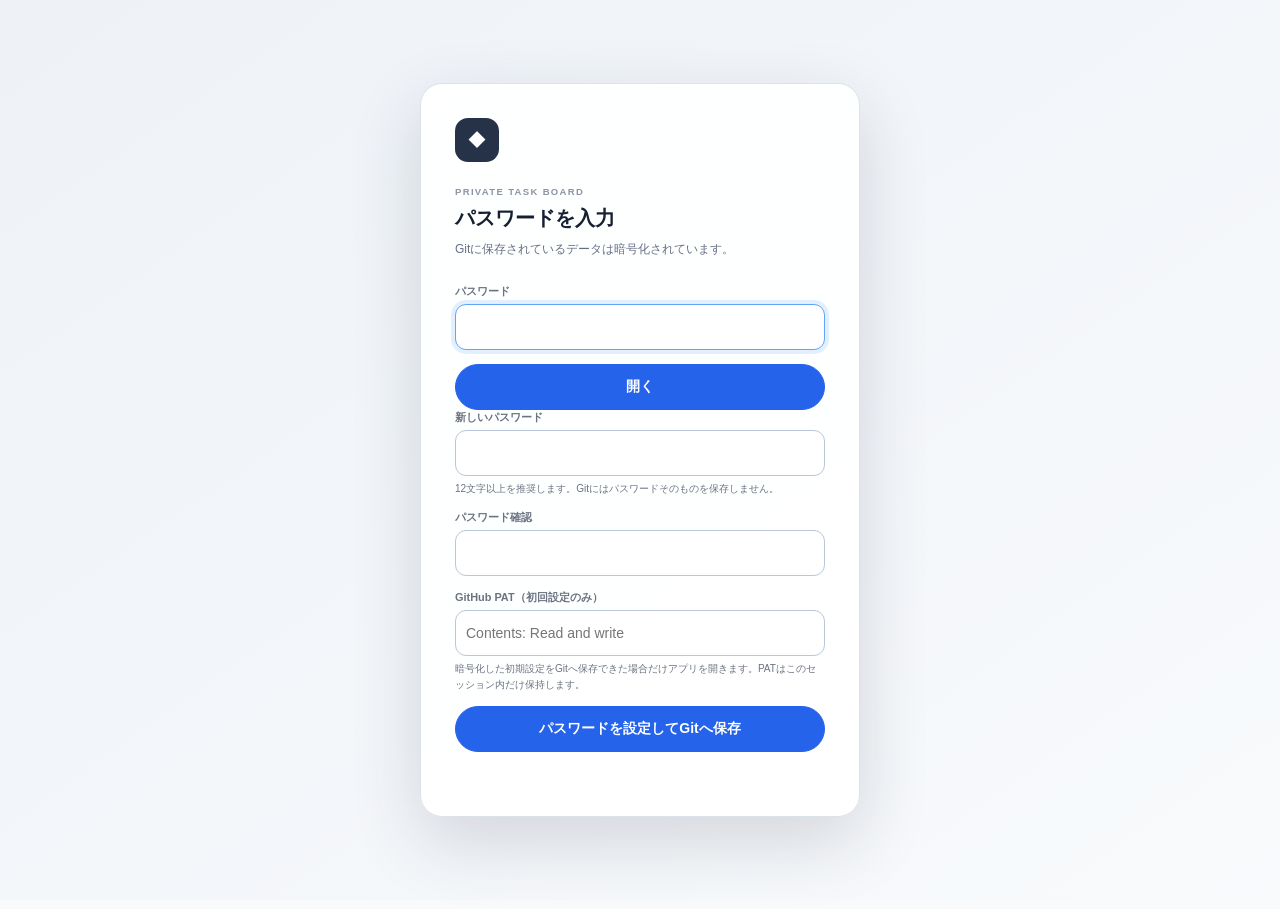
<file: index.html>
<!DOCTYPE html>

<html lang="ja">
<head>
<meta charset="utf-8"/>
<meta content="width=device-width, initial-scale=1.0" name="viewport"/>
<meta content="noindex,nofollow,noarchive,noimageindex,nosnippet" name="robots"/>
<meta content="noindex,nofollow,noarchive,noimageindex,nosnippet" name="googlebot"/>
<meta content="noindex,nofollow,noarchive,noimageindex,nosnippet" name="bingbot"/>
<meta content="no-referrer" name="referrer"/>
<title>タスク管理表＆カレンダーUI</title>
<link href="./task.css" rel="stylesheet"/>
</head>
<body class="is-auth-locked">
<div class="auth-gate" id="authGate" aria-live="polite">
  <section class="auth-card" aria-labelledby="authTitle">
    <div class="auth-mark" aria-hidden="true">◆</div>
    <div class="auth-copy">
      <span class="auth-kicker">PRIVATE TASK BOARD</span>
      <h1 id="authTitle">パスワードを入力</h1>
      <p id="authDescription">保存データは暗号化されています。パスワードはGitやブラウザ保存領域には保存しません。</p>
    </div>
    <form class="auth-form" id="authUnlockForm">
      <div class="field">
        <label for="authPassword">パスワード</label>
        <input class="input auth-password-input" id="authPassword" type="password" autocomplete="current-password" required/>
      </div>
      <button class="btn btn-primary auth-submit" type="submit">開く</button>
    </form>
    <form class="auth-form" id="authSetupForm" hidden>
      <div class="field">
        <label for="authNewPassword">新しいパスワード</label>
        <input class="input auth-password-input" id="authNewPassword" type="password" autocomplete="new-password" minlength="12" required/>
        <span class="field-help">12文字以上を推奨します。Gitにはパスワードそのものを保存しません。</span>
      </div>
      <div class="field">
        <label for="authNewPasswordConfirm">パスワード確認</label>
        <input class="input auth-password-input" id="authNewPasswordConfirm" type="password" autocomplete="new-password" minlength="12" required/>
      </div>
      <div class="field">
        <label for="authSetupToken">GitHub PAT（初回設定のみ）</label>
        <input class="input auth-password-input" id="authSetupToken" type="password" autocomplete="off" required placeholder="Contents: Read and write"/>
        <span class="field-help">暗号化した初期設定をGitへ保存できた場合だけアプリを開きます。PATはこのセッション内だけ保持します。</span>
      </div>
      <button class="btn btn-primary auth-submit" type="submit">パスワードを設定してGitへ保存</button>
    </form>
    <p class="auth-message" id="authMessage"></p>
  </section>
</div>
<div class="app">
<nav aria-label="タスク管理表示切り替え" class="page-tabs" role="tablist">
<button class="utility-square-button page-menu-memo-button" id="todayMemoToggle" type="button" aria-controls="todayMemoPanel" aria-expanded="false" title="今日やることメモ">
<span aria-hidden="true">📝</span>
<span class="sr-only">今日やることメモ</span>
</button>
<button aria-controls="panelCalendar" aria-selected="true" class="page-tab is-active" data-page-tab="calendar" id="tabCalendar" role="tab" type="button">
<span class="page-tab-label">タスク・カレンダー</span>
</button>
<button aria-controls="panelSchedule" aria-selected="false" class="page-tab" data-page-tab="schedule" id="tabSchedule" role="tab" type="button">
<span class="page-tab-label">企画タスク一覧</span>
</button>
<button aria-controls="panelTimer" aria-selected="false" class="page-tab" data-page-tab="timer" id="tabTimer" role="tab" type="button">
<span class="page-tab-label">作業タイマー</span>
</button>
<button aria-controls="panelWishlist" aria-selected="false" class="page-tab" data-page-tab="wishlist" id="tabWishlist" role="tab" type="button"><span class="page-tab-label">やりたいことリスト</span></button><button aria-controls="panelHousehold" aria-selected="false" class="page-tab" data-page-tab="household" id="tabHousehold" role="tab" type="button"><span class="page-tab-label">家計簿</span></button><button aria-controls="panelCsv" aria-selected="false" class="page-tab" data-page-tab="csv" id="tabCsv" role="tab" type="button"><span class="page-tab-label">CSVデータ取込</span></button>
</nav>
<section aria-labelledby="tabCalendar" class="page-tab-panel is-active" data-page-panel="calendar" id="panelCalendar" role="tabpanel">
<main class="layout">
<section aria-label="カレンダー予定表" class="calendar-panel">
<div class="calendar-toolbar">
<div class="month-nav">
<button aria-label="前月" class="btn btn-square" id="prevMonth" type="button">‹</button>
<div class="current-month" id="currentMonth"></div>
<button aria-label="翌月" class="btn btn-square" id="nextMonth" type="button">›</button>
<button class="btn" id="todayBtn" type="button">今日</button>
</div>
<div class="calendar-toolbar-actions">
<button class="btn calendar-sync-button" id="iphoneCalendarSync" type="button">
              iPhoneカレンダーに同期
            </button>
<div aria-label="優先度で絞り込み" class="legend">
<button aria-pressed="false" class="legend-item legend-button" data-priority-filter="high" type="button"><i class="dot high"></i>優先度 高</button>
<button aria-pressed="false" class="legend-item legend-button" data-priority-filter="middle" type="button"><i class="dot middle"></i>優先度 中</button>
<button aria-pressed="false" class="legend-item legend-button" data-priority-filter="low" type="button"><i class="dot low"></i>優先度 低</button>
<button class="legend-clear-button" hidden="" id="priorityFilterClear" type="button">すべて表示</button>
</div>
<div aria-label="現在日時" class="clock-widget">
<span id="clockText"></span>
</div>
</div>
</div>
<div class="calendar-scroll">
<div aria-hidden="true" class="weekdays">
<div class="weekday">月</div><div class="weekday">火</div><div class="weekday">水</div><div class="weekday">木</div><div class="weekday">金</div><div class="weekday sat">土</div><div class="weekday sun">日</div>
</div>
<div class="calendar-grid" id="calendarGrid"></div>
</div>
</section>
<aside aria-label="タスク管理表" class="side-panel">
<div class="panel-head"><div class="panel-title"><strong>未配置タスク</strong></div><span class="chip todo" id="backlogCount">0件</span></div>
<form class="task-form" id="taskForm">
<div class="field"><label for="taskTitle">タスク名 / 予定名</label><input class="input" id="taskTitle" placeholder="例：商品ページ修正" required="" type="text"/></div>
<div class="field">
<label for="taskProject">タスク種別</label>
<select class="select" id="taskProject"><option value="">未設定</option></select>
</div>
<div class="form-row task-form-row task-form-row--three">
<div class="field"><label for="taskDate">日付</label><input class="input" id="taskDate" type="date"/></div>
<div class="field"><label for="taskPriority">優先度</label><select class="select" id="taskPriority"><option value="high">高</option><option selected="" value="middle">中</option><option value="low">低</option></select></div>
<div class="field"><label for="taskDuration">使用予定時間</label><select aria-label="使用予定時間" class="select" id="taskDuration"></select></div>
</div>
<div class="field"><label for="taskMemo">メモ</label><textarea class="textarea" id="taskMemo" placeholder="任意メモ"></textarea></div>
<button class="btn btn-primary" type="submit">＋ タスクを追加</button>
</form>
<details aria-label="休日設定" class="holiday-section">
<summary class="holiday-section-head"><span class="holiday-heading"><strong>休日設定</strong><span class="holiday-note">複数日をまとめて赤丸表示</span></span><span aria-hidden="true" class="holiday-accordion-icon"></span></summary>
<div class="holiday-section-body">
<form class="holiday-form" id="holidayForm">
<div class="field"><label for="holidayDates">休日の日付</label><textarea class="textarea holiday-dates" id="holidayDates" placeholder="例：
2026-07-18
2026-07-19
2026-07-25" required=""></textarea><span class="field-help">1行に1日、またはカンマ・スペース区切りで複数の日付を入力できます。</span></div>
<button class="btn btn-holiday" type="submit">＋ 休日をまとめて追加</button>
</form>
<div aria-label="登録済み休日" class="holiday-list" id="holidayList"></div>
</div>
</details>
<div class="backlog-wrap"><div aria-label="未配置タスクリスト" class="backlog-list drop-zone" data-date="" id="backlogList"></div></div>
</aside>
<aside aria-label="企画タスク" class="project-task-side-panel"><div class="project-task-panel-head"><div><strong>企画タスク</strong><span>タスク種別として使用</span></div></div><form class="project-task-form" id="projectTaskForm">
<div class="field"><label for="projectTaskTitle">企画タスク名</label><input class="input" id="projectTaskTitle" placeholder="例：9月キャンペーン" required="" type="text"/></div>
<div class="field"><label for="projectTaskDeadline">締切日</label><input class="input" id="projectTaskDeadline" type="date"/></div>
<div class="field"><label for="projectTaskTotalHours">全体合計時間</label><div class="hours-input-wrap"><input class="input" id="projectTaskTotalHours" inputmode="decimal" min="0.5" placeholder="例：20" required="" step="0.5" type="number"/><span>時間</span></div></div>
<button class="btn btn-primary" type="submit">＋ 企画タスクを追加</button>
</form><div class="project-task-list-head"><strong>企画タスク一覧</strong><span class="chip todo" id="projectTaskCount">0件</span></div><div class="project-task-list project-task-list--panel" id="projectTaskList"></div></aside></main>
</section>
<section aria-labelledby="tabSchedule" class="page-tab-panel" data-page-panel="schedule" hidden="" id="panelSchedule" role="tabpanel">
<div class="task-list-layout">
<section aria-label="企画タスク一覧と時間配分スケジュール" class="schedule-panel">
<div class="schedule-toolbar">
<div class="schedule-toolbar-meta"><button class="btn" id="scheduleTodayBtn" type="button">今日</button></div>
</div>
<div class="schedule-table-wrap" id="scheduleTableWrap">
<table aria-label="企画タスクの時間配分表" class="schedule-table" id="scheduleTable">
<thead id="scheduleTableHead"></thead>
<tbody id="scheduleTableBody"></tbody>
</table>
</div>
</section>
<aside aria-label="企画タスク一覧" class="task-list-side-panel">
<div class="task-list-side-head">
<div>
<strong>企画タスク一覧</strong>
<span>クリックですぐ編集</span>
</div>
<span class="chip todo" id="scheduleTaskListCount">0件</span>
</div>
<div class="task-list-side-body" id="scheduleTaskListSide"></div>
</aside>
</div>
</section><section aria-labelledby="tabWishlist" class="page-tab-panel" data-page-panel="wishlist" hidden="" id="panelWishlist" role="tabpanel"><div class="wishlist-tab-layout"><section aria-label="やりたいことリスト" class="side-panel wishlist-tab-panel"><div class="panel-head wishlist-tab-head"><div class="panel-title"><strong>やりたいことリスト</strong></div><span class="chip todo" id="wishlistCount">0件</span></div><div class="wishlist-body">
<div class="wishlist-workspace"><div class="wishlist-input-column"><div class="wishlist-input-head"><strong>入力</strong></div><form class="wishlist-form" id="wishlistForm">
<div class="field">
<label for="wishlistTitle">やりたいこと</label>
<input class="input" id="wishlistTitle" placeholder="例：新しい特集ページを作る" required="" type="text"/>
</div><div class="field"><label for="wishlistType">種別</label><select class="select" id="wishlistType"><option value="item">Item</option><option selected="" value="task">Task</option><option value="travel">Travel</option></select></div>
<div class="wishlist-form-grid"><div class="field"><label for="wishlistBudget">予算</label><div class="amount-input-wrap"><input class="input" id="wishlistBudget" inputmode="numeric" min="0" placeholder="例：5000" step="1" type="number"/><span>円</span></div></div></div><div class="field"><label for="wishlistMemo">メモ</label><textarea class="textarea" id="wishlistMemo" placeholder="場所・購入候補・補足など"></textarea></div><button class="btn btn-primary" type="submit">＋ リストに追加</button>
</form></div><div class="wishlist-lists-stack"><div class="wishlist-bulk-actions" id="wishlistBulkActions">
<label class="wishlist-select-all">
<input id="wishlistSelectAll" type="checkbox"/>
<span>すべて選択</span>
</label>
<button class="btn wishlist-bulk-delete" disabled="" id="wishlistBulkDelete" type="button">
              選択項目を削除
            </button>
</div><div class="wishlist-column">
<div class="wishlist-section-head"><strong>未完了リスト</strong><span class="chip todo" id="wishlistActiveCount">0件</span></div>

<div class="wishlist-active-type-grid"><div class="wishlist-type-column"><div class="wishlist-type-head"><strong>Item</strong><span class="chip" id="wishlistItemCount">0件</span></div><div aria-label="未完了のItem一覧" class="wishlist-list" id="wishlistItemList"></div></div><div class="wishlist-type-column"><div class="wishlist-type-head"><strong>Task</strong><span class="chip" id="wishlistTaskCount">0件</span></div><div aria-label="未完了のTask一覧" class="wishlist-list" id="wishlistTaskList"></div></div><div class="wishlist-type-column"><div class="wishlist-type-head"><strong>Travel</strong><span class="chip" id="wishlistTravelCount">0件</span></div><div aria-label="未完了のTravel一覧" class="wishlist-list" id="wishlistTravelList"></div></div></div></div><div class="wishlist-column">
<div class="wishlist-section-head wishlist-completed-head"><strong>完了リスト</strong><span class="chip" id="wishlistCompletedCount">0件</span></div>
<div class="wishlist-active-type-grid wishlist-completed-type-grid"><div class="wishlist-type-column"><div class="wishlist-type-head"><strong>Item</strong><span class="chip" id="wishlistCompletedItemCount">0件</span></div><div aria-label="完了したItem一覧" class="wishlist-list wishlist-completed-list" id="wishlistCompletedItemList"></div></div><div class="wishlist-type-column"><div class="wishlist-type-head"><strong>Task</strong><span class="chip" id="wishlistCompletedTaskCount">0件</span></div><div aria-label="完了したTask一覧" class="wishlist-list wishlist-completed-list" id="wishlistCompletedTaskList"></div></div><div class="wishlist-type-column"><div class="wishlist-type-head"><strong>Travel</strong><span class="chip" id="wishlistCompletedTravelCount">0件</span></div><div aria-label="完了したTravel一覧" class="wishlist-list wishlist-completed-list" id="wishlistCompletedTravelList"></div></div></div>
</div></div></div></div></section></div></section>
<section aria-labelledby="tabHousehold" class="page-tab-panel" data-page-panel="household" hidden="" id="panelHousehold" role="tabpanel">
<div class="household-layout">
<section aria-label="家計簿" class="household-panel">
<div class="household-toolbar">
<div class="household-title-wrap">
<strong>家計簿</strong>
<span>収入・支出を月ごとに管理</span>
</div>
<div class="household-month-nav">
<label for="householdMonth">表示月</label>
<input class="input household-month-input" id="householdMonth" type="month"/>
<button class="btn" id="householdTodayMonth" type="button">今月</button>
</div>
</div>
<div aria-label="月間集計" class="household-summary">
<div class="household-summary-card expense"><span>支出</span><strong id="householdExpenseTotal">¥0</strong></div>
<div class="household-summary-card income"><span>収入</span><strong id="householdIncomeTotal">¥0</strong></div>
<div class="household-summary-card balance"><span>収支</span><strong id="householdBalanceTotal">¥0</strong></div>
</div>
<div class="household-main-grid"><section aria-label="家計簿明細" class="household-details-column"><div class="household-list-head"><strong>明細</strong><span class="chip" id="householdEntryCount">0件</span></div><div class="household-entry-columns">
<section aria-label="支出明細" class="household-entry-column expense-column">
<div class="household-column-head"><strong>支出</strong><span class="chip" id="householdExpenseCount">0件</span></div>
<div class="household-list" id="householdExpenseList"></div>
</section>
<section aria-label="収入明細" class="household-entry-column income-column">
<div class="household-column-head"><strong>収入</strong><span class="chip" id="householdIncomeCount">0件</span></div>
<div class="household-list" id="householdIncomeList"></div>
</section>
</div></section><section aria-label="家計簿入力" class="household-input-column"><div class="household-input-head"><strong>入力</strong></div><form class="household-form" id="householdForm">
<div class="household-form-grid">
<div class="field"><label for="householdDate">日付</label><input class="input" id="householdDate" required="" type="date"/></div>
<div class="field"><label for="householdType">区分</label><select class="select" id="householdType"><option selected="" value="expense">支出</option><option value="income">収入</option></select></div>
<div class="field"><label for="householdCategory">カテゴリ</label><select class="select" id="householdCategory"></select></div>
<div class="field"><label for="householdAmount">金額</label><div class="amount-input-wrap"><input class="input" id="householdAmount" inputmode="numeric" min="1" placeholder="例：1500" required="" step="1" type="number"/><span>円</span></div></div>
</div>
<div class="field"><label for="householdMemo">メモ</label><input class="input" id="householdMemo" placeholder="例：スーパー / ランチ / 給与など" type="text"/></div>
<button class="btn btn-primary" type="submit">＋ 家計簿に追加</button>
</form><section aria-label="毎月繰り返し支出" class="household-recurring-section">
<div class="household-recurring-head"><div><strong>毎月繰り返し支出</strong><span>固定費などを毎月の支出へ自動反映</span></div><span class="chip" id="householdRecurringCount">0件</span></div>
<form class="household-recurring-form" id="householdRecurringForm">
<div class="household-recurring-form-grid">
<div class="field"><label for="householdRecurringDay">毎月の日付</label><div class="day-input-wrap"><input class="input" id="householdRecurringDay" inputmode="numeric" max="31" min="1" required="" step="1" type="number" value="1"/><span>日</span></div></div>
<div class="field"><label for="householdRecurringCategory">カテゴリ</label><select class="select" id="householdRecurringCategory"></select></div>
<div class="field"><label for="householdRecurringAmount">金額</label><div class="amount-input-wrap"><input class="input" id="householdRecurringAmount" inputmode="numeric" min="1" placeholder="例：8000" required="" step="1" type="number"/><span>円</span></div></div>
<div class="field"><label for="householdRecurringMemo">メモ</label><input class="input" id="householdRecurringMemo" placeholder="例：サブスク / 家賃など" type="text"/></div>
</div>
<button class="btn btn-primary" type="submit">＋ 繰り返し支出を追加</button>
</form>
<div class="household-recurring-table-wrap">
<table class="household-recurring-table">
<thead><tr><th>毎月</th><th>カテゴリ</th><th>金額</th><th>メモ</th><th></th></tr></thead>
<tbody id="householdRecurringList"></tbody>
</table>
</div>
</section></section></div>
</section>
</div>
</section>
<section aria-labelledby="tabCsv" class="page-tab-panel csv-page-panel" data-page-panel="csv" hidden="" id="panelCsv" role="tabpanel">
<div class="csv-tab-layout">
<section class="csv-import-panel csv-import-panel--tab">
<div class="csv-import-head">
<div>
<strong>CSVデータ取込</strong>
<span>内容を確認してから反映します</span>
</div>
</div>
<div class="csv-settings-grid">
<section class="git-sync-panel" aria-label="Git同期設定">
<div class="git-sync-head"><div><strong>Git同期</strong><span>更新データをリポジトリの data/app-state.enc.json に暗号化して保存</span></div><span class="git-sync-status" id="gitSyncStatus">未接続</span></div>
<div class="git-sync-grid">
<div class="field"><label for="gitOwner">Owner</label><input class="input" id="gitOwner" type="text" placeholder="GitHubユーザー名"/></div>
<div class="field"><label for="gitRepo">Repository</label><input class="input" id="gitRepo" type="text" placeholder="リポジトリ名"/></div>
<div class="field"><label for="gitBranch">Branch</label><input class="input" id="gitBranch" type="text" value="main"/></div>
<div class="field"><label for="gitDataPath">Data path</label><input class="input" id="gitDataPath" type="text" value="data/app-state.enc.json"/></div>
</div>
<div class="field"><label for="gitToken">Fine-grained PAT</label><input class="input" id="gitToken" type="password" autocomplete="off" placeholder="Contents: Read and write のトークン"/><span class="field-help">PATはサイトパスワードで暗号化してこのブラウザに保存します。次回以降はパスワード入力だけでGit同期できます。</span></div>
<div class="git-sync-actions">
<label class="git-auto-save"><input id="gitAutoSave" type="checkbox" checked/><span>更新時に自動でGitへ保存</span></label>
<button class="btn" id="gitTestBtn" type="button">接続確認</button>
<button class="btn" id="gitPullBtn" type="button">Gitから再読込</button>
<button class="btn btn-primary" id="gitPushBtn" type="button">今すぐGitへ保存</button>
</div>
<div class="git-sync-message" id="gitSyncMessage"></div>
</section>
<form class="csv-import-form csv-import-form--side" id="csvImportForm">
<div class="field csv-type-field">
<label for="csvImportType">データ種別</label>
<select class="select" id="csvImportType">
<option value="all">全データ一括</option>
<option value="holidays">休日</option>
<option value="projects">企画タスク</option>
<option value="tasks">予定・タスク</option>
<option value="wishlist">やりたいことリスト</option>
<option value="household">家計簿</option>
<option value="recurring">毎月繰り返し支出</option>
</select>
</div>
<div class="field csv-file-field">
<label for="csvImportFile">CSVファイル</label>
<input accept=".csv,text/csv" class="input" id="csvImportFile" required="" type="file"/>
</div>
<button class="btn btn-primary" type="submit">内容を確認</button>
<div class="csv-bulk-actions">
<button class="btn csv-export-all" id="csvExportAll" type="button">全データCSVを書き出す</button>
<span>休日・企画タスク・予定・やりたいこと・家計簿を1ファイルにまとめます。</span>
</div>
<div aria-live="polite" class="csv-import-result" id="csvImportResult"></div>
</form>
</div>
</section>
<aside aria-hidden="true" aria-labelledby="csvPreviewTitle" class="csv-preview-modal" id="csvPreviewModal">
<section class="csv-preview-dialog" role="region">
<div class="csv-preview-head">
<div>
<h2 id="csvPreviewTitle">CSV取込内容の確認</h2>
<span>内容を確認して「反映する」または「反映しない」を選択してください。</span>
</div>
<button aria-label="確認画面を閉じる" class="csv-preview-close" data-csv-preview-close="" type="button">×</button>
</div>
<div class="csv-preview-summary" id="csvPreviewSummary"></div>
<div class="csv-preview-table-wrap">
<table class="csv-preview-table">
<thead id="csvPreviewTableHead"></thead>
<tbody id="csvPreviewTableBody"></tbody>
</table>
</div>
<div class="csv-preview-messages" id="csvPreviewMessages"></div>
<div class="csv-preview-footer">
<button class="btn" id="csvPreviewCancel" type="button">反映しない</button>
<button class="btn btn-primary" id="csvPreviewApply" type="button">反映する</button>
</div>
</section>
</aside>
</div>
</section>
<section aria-labelledby="tabTimer" class="page-tab-panel work-timer-page-panel" data-page-panel="timer" hidden id="panelTimer" role="tabpanel">
<div class="work-timer-layout">
<section aria-label="作業タイマー" class="work-timer-panel">
<div class="work-timer-head">
<div>
<strong>作業タイマー</strong>
<span>タスクの総作業時間をポモドーロで管理</span>
</div>
<span class="work-timer-state-badge" id="workTimerStateBadge">停止中</span>
</div>
<div class="work-timer-content">
<div class="work-timer-side">
<section class="work-timer-card work-timer-task-card">
<div class="work-timer-card-head"><strong>対象タスク</strong><span>総時間を指定</span></div>
<div class="field">
<label for="workTimerTask">タスク</label>
<select class="select" id="workTimerTask"><option value="">タスクを選択してください</option></select>
</div>
<div class="field">
<label for="workTimerTotalMinutes">総作業時間</label>
<select class="select" id="workTimerTotalMinutes"></select>
<span class="field-help">選択したタスクの「使用予定時間」を初期値として反映します。</span>
</div>
<button class="btn btn-primary work-timer-apply" id="workTimerApply" type="button">この内容でタイマーを設定</button>
<div aria-live="polite" class="work-timer-message" id="workTimerMessage"></div>
</section>
<section class="work-timer-card work-timer-settings-card">
<div class="work-timer-card-head"><strong>ポモドーロ設定</strong><span>初期設定</span></div>
<div class="pomodoro-setting-grid work-timer-setting-grid">
<label>集中<input id="pomodoroFocusMinutes" max="180" min="1" step="1" type="number" value="25"><span>分</span></label>
<label>短休憩<input id="pomodoroShortMinutes" max="60" min="1" step="1" type="number" value="5"><span>分</span></label>
<label>長休憩<input id="pomodoroLongMinutes" max="120" min="1" step="1" type="number" value="15"><span>分</span></label>
<label>長休憩まで<input id="pomodoroSessions" max="12" min="1" step="1" type="number" value="4"><span>回</span></label>
</div>
<label class="pomodoro-toggle"><input id="pomodoroAutoAdvance" type="checkbox"><span>次のセッションを自動開始</span></label>
<label class="pomodoro-toggle"><input checked id="pomodoroSound" type="checkbox"><span>完了時に音を鳴らす</span></label>
<label class="pomodoro-toggle"><input id="pomodoroNotify" type="checkbox"><span>ブラウザ通知を使用</span></label>
</section>
</div>
<div class="work-timer-main">
<section class="work-timer-total-card">
<div class="work-timer-total-head">
<div><span>総タイマー</span><strong id="workTimerActiveTask">タスク未設定</strong></div>
<span id="workTimerTotalLabel">-- / --</span>
</div>
<div aria-live="polite" class="work-timer-total-time" id="workTimerTotalTime">00:00:00</div>
<div aria-hidden="true" class="work-timer-progress"><i id="workTimerProgressBar"></i></div>
<div class="work-timer-total-foot"><span>集中時間のみ総タイマーから減算します</span><strong id="workTimerProgressText">0%</strong></div>
</section>
<section class="work-timer-pomodoro-card" id="pomodoroPanel">
<div aria-label="タイマーモード" class="pomodoro-mode-tabs">
<button class="pomodoro-mode is-active" data-pomodoro-mode="focus" type="button">集中</button>
<button class="pomodoro-mode" data-pomodoro-mode="short" type="button">短休憩</button>
<button class="pomodoro-mode" data-pomodoro-mode="long" type="button">長休憩</button>
</div>
<div class="pomodoro-main">
<div class="pomodoro-phase" id="pomodoroPhase">集中</div>
<div aria-live="polite" class="pomodoro-time" id="pomodoroTime">25:00</div>
<div class="pomodoro-cycle-wrap">
<span>セット</span>
<div aria-label="長休憩までの進捗" class="pomodoro-cycle" id="pomodoroCycle"></div>
<span id="pomodoroCycleText">0 / 4</span>
</div>
<div class="pomodoro-controls">
<button class="btn btn-primary pomodoro-start" id="pomodoroStart" type="button">開始</button>
<button class="btn pomodoro-reset" id="pomodoroReset" type="button">リセット</button>
</div>
</div>
<div aria-label="今日の作業実績" class="pomodoro-stats">
<div><span>今日の完了</span><strong id="pomodoroTodayCount">0</strong><small>回</small></div>
<div><span>集中時間</span><strong id="pomodoroTodayMinutes">0</strong><small>分</small></div>
</div>
</section>
</div>
</div>
</section>
</div>
</section>
</div>

<section class="today-memo-panel" id="todayMemoPanel" aria-hidden="true" aria-labelledby="todayMemoHeading">
  <div class="today-memo-head">
    <div>
      <span class="today-memo-kicker" id="todayMemoDate"></span>
      <h2 id="todayMemoHeading">今日やることメモ</h2>
    </div>
    <button class="today-memo-close" id="todayMemoClose" type="button" aria-label="今日やることメモを閉じる">×</button>
  </div>
  <form class="today-memo-form" id="todayMemoForm">
    <input class="input" id="todayMemoInput" type="text" placeholder="今日やることを直接入力" autocomplete="off"/>
    <button class="btn btn-primary" type="submit">追加</button>
  </form>
  <div class="today-memo-body">
    <section class="today-memo-main" aria-label="今日やること">
      <div class="today-memo-section-head">
        <strong>今日やること</strong>
        <span class="chip todo" id="todayMemoCount">0件</span>
      </div>
      <div class="today-memo-dropzone" id="todayMemoDropzone" tabindex="0">
        <div class="today-memo-drop-hint" id="todayMemoDropHint">未完了リストからここへドラッグ＆ドロップ</div>
        <div class="today-memo-list" id="todayMemoList"></div>
      </div>
    </section>
    <section class="today-memo-source" aria-label="未完了リストから引用">
      <div class="today-memo-section-head">
        <strong>未完了から引用</strong>
        <span class="today-memo-source-note">ドラッグして追加</span>
      </div>
      <div class="today-memo-source-list" id="todayMemoSourceList"></div>
    </section>
  </div>
</section>
<div aria-live="polite" class="toast" id="toast" role="status"></div>
<div aria-hidden="true" class="task-detail-modal" id="taskDetailModal">
<div class="task-detail-overlay" data-detail-close=""></div>
<section aria-labelledby="taskDetailTitle" aria-modal="true" class="task-detail-dialog" role="dialog">
<div class="task-detail-head"><h2 class="task-detail-title" id="taskDetailTitle"></h2><button aria-label="詳細を閉じる" class="task-detail-close" data-detail-close="" type="button">×</button></div>
<div class="task-detail-body"><dl class="task-detail-list"><div class="task-detail-row"><dt>日付</dt><dd id="taskDetailDate"></dd></div><div class="task-detail-row"><dt>優先度</dt><dd id="taskDetailPriority"></dd></div><div class="task-detail-row"><dt>使用予定時間</dt><dd id="taskDetailDuration"></dd></div><div class="task-detail-row task-detail-memo-row"><dt>メモ</dt><dd id="taskDetailMemo"></dd></div></dl></div>
<div class="task-detail-footer"><button class="btn" id="taskDetailEdit" type="button">編集</button><button class="btn" data-detail-close="" type="button">閉じる</button></div>
</section>
</div>
<div aria-hidden="true" class="task-edit-modal" id="taskEditModal">
<div class="task-edit-overlay" data-edit-close=""></div>
<section aria-labelledby="taskEditHeading" aria-modal="true" class="task-edit-dialog" role="dialog">
<div class="task-edit-head">
<h2 class="task-edit-heading" id="taskEditHeading">タスクを編集</h2>
<button aria-label="編集画面を閉じる" class="task-edit-close" data-edit-close="" type="button">×</button>
</div>
<form class="task-edit-form" id="taskEditForm">
<div class="field"><label for="editTaskTitle">タスク名 / 予定名</label><input class="input" id="editTaskTitle" required="" type="text"/></div>
<div class="field">
<label for="editTaskProject">タスク種別</label>
<select class="select" id="editTaskProject"><option value="">未設定</option></select>
</div>
<div class="form-row task-form-row task-form-row--three">
<div class="field"><label for="editTaskDate">日付</label><input class="input" id="editTaskDate" type="date"/></div>
<div class="field"><label for="editTaskPriority">優先度</label><select class="select" id="editTaskPriority"><option value="high">高</option><option value="middle">中</option><option value="low">低</option></select></div>
<div class="field"><label for="editTaskDuration">使用予定時間</label><select class="select" id="editTaskDuration"></select></div>
</div>
<div class="field"><label for="editTaskMemo">メモ</label><textarea class="textarea" id="editTaskMemo" placeholder="任意メモ"></textarea></div><div class="field"><label for="editTaskStatus">状態</label><select class="select" id="editTaskStatus"><option value="active">未完了</option><option value="done">完了</option></select></div>
<div class="task-edit-footer"><button class="btn" data-edit-close="" type="button">キャンセル</button><button class="btn btn-primary" type="submit">変更を保存</button></div>
</form>
</section>
</div>
<div aria-hidden="true" class="task-edit-modal wishlist-edit-modal" id="wishlistEditModal">
<div class="task-edit-overlay" data-wishlist-edit-close=""></div>
<section aria-labelledby="wishlistEditHeading" aria-modal="true" class="task-edit-dialog" role="dialog">
<div class="task-edit-head">
<h2 class="task-edit-heading" id="wishlistEditHeading">やりたいことを編集</h2>
<button aria-label="編集画面を閉じる" class="task-edit-close" data-wishlist-edit-close="" type="button">×</button>
</div>
<form class="task-edit-form" id="wishlistEditForm">
<div class="field">
<label for="editWishlistTitle">やりたいこと</label>
<input class="input" id="editWishlistTitle" required="" type="text"/>
</div><div class="field"><label for="editWishlistType">種別</label><select class="select" id="editWishlistType"><option value="item">Item</option><option value="task">Task</option><option value="travel">Travel</option></select></div>
<div class="form-row">
<div class="field">
<label for="editWishlistBudget">予算</label>
<div class="amount-input-wrap">
<input class="input" id="editWishlistBudget" inputmode="numeric" min="0" step="1" type="number"/>
<span>円</span>
</div>
</div>
<div class="field">
<label for="editWishlistStatus">状態</label>
<select class="select" id="editWishlistStatus">
<option value="active">未完了</option>
<option value="done">完了</option>
</select>
</div>
</div>
<div class="field">
<label for="editWishlistMemo">メモ</label>
<textarea class="textarea" id="editWishlistMemo" placeholder="場所・購入候補・補足など"></textarea>
</div>
<div class="task-edit-footer">
<button class="btn" data-wishlist-edit-close="" type="button">キャンセル</button>
<button class="btn btn-primary" type="submit">変更を保存</button>
</div>
</form>
</section>
</div>
<div aria-hidden="true" class="task-edit-modal project-edit-modal" id="projectEditModal"><div class="task-edit-overlay" data-project-edit-close=""></div><section aria-labelledby="projectEditHeading" aria-modal="true" class="task-edit-dialog" role="dialog"><div class="task-edit-head"><h2 class="task-edit-heading" id="projectEditHeading">企画タスクを編集</h2><button aria-label="編集画面を閉じる" class="task-edit-close" data-project-edit-close="" type="button">×</button></div><form class="task-edit-form" id="projectEditForm"><div class="field"><label for="editProjectTitle">企画タスク名</label><input class="input" id="editProjectTitle" required="" type="text"/></div><div class="field"><label for="editProjectDeadline">締切日</label><input class="input" id="editProjectDeadline" type="date"/></div><div class="field"><label for="editProjectTotalHours">全体合計時間</label><div class="hours-input-wrap"><input class="input" id="editProjectTotalHours" inputmode="decimal" min="0.5" step="0.5" type="number"/><span>時間</span></div></div><div class="project-edit-summary" id="editProjectSummary"></div><div class="task-edit-footer"><button class="btn" data-project-edit-close="" type="button">キャンセル</button><button class="btn btn-primary" type="submit">変更を保存</button></div></form></section></div><script src="./git-config.js"></script>
<script src="./auth.js"></script>
<script src="./git-sync.js"></script>
<script src="./bootstrap.js"></script>
</body>
</html>
</file>
<file: task.css>
@charset "UTF-8";
:root {
  --bg: #f4f6f9;
  --panel: #ffffff;
  --panel-2: #f8fafc;
  --text: #1f2937;
  --muted: #6b7280;
  --line: #d9e1ec;
  --line-strong: #b9c7d8;
  --primary: #2563eb;
  --primary-dark: #1d4ed8;
  --blue-soft: #eaf2ff;
  --green-soft: #eaf8ef;
  --orange-soft: #fff3e3;
  --red-soft: #ffebeb;
  --shadow: 0 14px 38px rgba(15, 23, 42, 0.09);
  --radius: 16px;
  --main-width: 1100px;
  --font: -apple-system, BlinkMacSystemFont, "Segoe UI", "Hiragino Sans", "Hiragino Kaku Gothic ProN", Meiryo, sans-serif;
}

* {
  box-sizing: border-box;
}

html {
  scroll-behavior: smooth;
  font-size: 13px;
}

body {
  margin: 0;
  min-height: 100vh;
  background: radial-gradient(circle at top left, rgba(37, 99, 235, 0.08), transparent 34vw), linear-gradient(180deg, #eef3fb 0%, var(--bg) 44%, #f8fafc 100%);
  color: var(--text);
  font-family: var(--font);
}

button,
input,
select,
textarea {
  font: inherit;
}

button {
  cursor: pointer;
}

.app {
  width: min(1480px, 100% - 32px);
  margin: 0 auto;
  padding: 22px 0 40px;
}

.brand {
  display: flex;
  align-items: center;
  gap: 14px;
  min-width: 0;
}

.brand-mark {
  display: grid;
  place-items: center;
  flex: 0 0 46px;
  width: 46px;
  height: 46px;
  border-radius: 14px;
  background: linear-gradient(135deg, #1d4ed8, #60a5fa);
  color: #fff;
  font-size: 23px;
  font-weight: 900;
  box-shadow: 0 12px 24px rgba(37, 99, 235, 0.25);
}

.brand-title {
  margin: 0;
  font-size: clamp(1.1rem, 2.2vw, 1.8rem);
  line-height: 1.2;
  letter-spacing: 0.02em;
}

.brand-sub {
  margin: 5px 0 0;
  color: var(--muted);
  font-size: 0.9rem;
}

.btn {
  display: inline-flex;
  align-items: center;
  justify-content: center;
  gap: 8px;
  min-height: 38px;
  padding: 8px 14px;
  border: 1px solid var(--line-strong);
  border-radius: 999px;
  background: #fff;
  color: var(--text);
  font-weight: 700;
  text-decoration: none;
  transition: transform 0.18s ease, border-color 0.18s ease, background 0.18s ease, color 0.18s ease, box-shadow 0.18s ease;
}

.btn:hover {
  transform: translateY(-1px);
  border-color: #93b4e8;
  box-shadow: 0 8px 18px rgba(15, 23, 42, 0.08);
}

.btn-primary {
  border-color: var(--primary);
  background: var(--primary);
  color: #fff;
}

.btn-primary:hover {
  background: var(--primary-dark);
  color: #fff;
}

.btn-ghost {
  background: transparent;
  box-shadow: none;
}

.btn-square {
  width: 38px;
  padding: 0;
  font-size: 1.05rem;
}

.layout {
  display: grid;
  grid-template-columns: var(--main-width) minmax(0, 1fr);
  gap: 18px;
  margin-top: 18px;
}

.side-panel,
.calendar-panel {
  border: 1px solid rgba(185, 199, 216, 0.74);
  border-radius: 22px;
  background: rgba(255, 255, 255, 0.9);
  box-shadow: var(--shadow);
  overflow: hidden;
}

.side-panel {
  display: flex;
  flex-direction: column;
  min-height: 740px;
}

.panel-head {
  display: flex;
  align-items: center;
  justify-content: space-between;
  gap: 12px;
  padding: 16px 18px;
  border-bottom: 1px solid var(--line);
  background: linear-gradient(180deg, #fff, #f8fbff);
}

.task-form {
  display: grid;
  gap: 10px;
  padding: 16px 18px 18px;
  border-bottom: 1px solid var(--line);
  background: var(--panel-2);
}

.field {
  display: grid;
  gap: 5px;
}

.field label {
  color: var(--muted);
  font-size: 0.78rem;
  font-weight: 700;
}

.input,
.select,
.textarea {
  width: 100%;
  min-height: 38px;
  border: 1px solid var(--line-strong);
  border-radius: 11px;
  background: #fff;
  color: var(--text);
  padding: 8px 10px;
  outline: none;
  transition: border-color 0.18s ease, box-shadow 0.18s ease;
}

.textarea {
  min-height: 62px;
  resize: vertical;
}

.input:focus,
.select:focus,
.textarea:focus {
  border-color: #60a5fa;
  box-shadow: 0 0 0 4px rgba(96, 165, 250, 0.18);
}

.form-row {
  display: grid;
  grid-template-columns: 1fr 1fr;
  gap: 10px;
}

.filter-bar {
  display: grid;
  gap: 8px;
  padding: 14px 18px;
  border-bottom: 1px solid var(--line);
}

.backlog-wrap {
  display: flex;
  flex: 1;
  flex-direction: column;
  min-height: 0;
}

.backlog-list {
  display: grid;
  align-content: start;
  gap: 10px;
  flex: 1;
  min-height: 180px;
  padding: 10px 18px 20px;
  overflow: auto;
}

.calendar-toolbar {
  display: flex;
  align-items: center;
  justify-content: space-between;
  gap: 14px;
  padding: 16px 18px;
  border-bottom: 1px solid var(--line);
  background: linear-gradient(180deg, #fff, #f8fbff);
}

.month-nav {
  display: flex;
  align-items: center;
  gap: 8px;
}

.current-month {
  min-width: 170px;
  text-align: center;
  font-size: clamp(1.2rem, 2vw, 1.55rem);
  font-weight: 900;
  letter-spacing: 0.04em;
}

.legend {
  display: flex;
  flex-wrap: wrap;
  justify-content: flex-end;
  gap: 8px;
  color: var(--muted);
  font-size: 0.78rem;
  font-weight: 700;
}

.legend-item {
  display: inline-flex;
  align-items: center;
  gap: 6px;
  padding: 5px 8px;
  border: 1px solid var(--line);
  border-radius: 999px;
  background: #fff;
}

.dot {
  width: 9px;
  height: 9px;
  border-radius: 999px;
  background: var(--primary);
}

.dot.high {
  background: #dc2626;
}

.dot.middle {
  background: #f59e0b;
}

.dot.low {
  background: #16a34a;
}

.calendar-scroll {
  overflow: auto;
  background: #fff;
}

.weekdays,
.calendar-grid {
  min-width: 860px;
  display: grid;
  grid-template-columns: repeat(7, minmax(118px, 1fr));
}

.weekday {
  padding: 10px 12px;
  border-right: 1px solid var(--line);
  border-bottom: 1px solid var(--line-strong);
  background: #f8fafc;
  color: var(--muted);
  text-align: center;
  font-size: 0.82rem;
  font-weight: 900;
  letter-spacing: 0.08em;
}

.weekday:last-child {
  border-right: 0;
}

.weekday.sun {
  color: #dc2626;
  background: #fff5f5;
}

.weekday.sat {
  color: #2563eb;
  background: #f2f7ff;
}

.calendar-day {
  display: flex;
  flex-direction: column;
  min-height: 142px;
  border-right: 1px solid var(--line);
  border-bottom: 1px solid var(--line);
  background: #fff;
  transition: background 0.18s ease, box-shadow 0.18s ease;
}

.calendar-day:nth-child(7n) {
  border-right: 0;
}

.calendar-day.other-month {
  background: #f7f9fc;
  color: #a3afbf;
}

.calendar-day.today {
  background: #f7fbff;
  box-shadow: inset 0 0 0 2px rgba(37, 99, 235, 0.52);
}

.calendar-day.sun:not(.today):not(.holiday) .date-num {
  color: #dc2626;
}

.calendar-day.sat:not(.today):not(.holiday) .date-num {
  color: #2563eb;
}

.calendar-day.other-month.sun:not(.today):not(.holiday) .date-num {
  color: #d4a0a0;
}

.calendar-day.other-month.sat:not(.today):not(.holiday) .date-num {
  color: #9eb2d3;
}

.calendar-day.is-hover,
.backlog-list.is-hover {
  background: #eef6ff;
}

.day-head {
  display: flex;
  align-items: center;
  justify-content: space-between;
  gap: 6px;
  padding: 8px 9px 4px;
  min-height: 32px;
}

.date-num {
  display: inline-flex;
  align-items: center;
  justify-content: center;
  min-width: 26px;
  height: 26px;
  border-radius: 999px;
  font-weight: 900;
  line-height: 1;
}

.today .date-num {
  background: var(--primary);
  color: #fff;
}

.day-count {
  color: var(--muted);
  font-size: 0.72rem;
  font-weight: 800;
}

.event-list {
  display: grid;
  align-content: start;
  gap: 6px;
  flex: 1;
  min-height: 84px;
  padding: 4px 7px 10px;
}

.task-card {
  position: relative;
  display: grid;
  gap: 6px;
  border: 1px solid var(--line-strong);
  border-left-width: 5px;
  border-radius: 12px;
  background: #fff;
  padding: 9px 9px 9px 10px;
  box-shadow: 0 6px 14px rgba(15, 23, 42, 0.06);
  user-select: none;
  transition: transform 0.16s ease, box-shadow 0.16s ease, opacity 0.16s ease, border-color 0.16s ease;
}

.task-card:hover {
  transform: translateY(-1px);
  box-shadow: 0 10px 20px rgba(15, 23, 42, 0.1);
}

.task-card.dragging {
  opacity: 0.45;
  transform: scale(0.98);
}

.task-card.high {
  border-left-color: #dc2626;
  background: linear-gradient(90deg, var(--red-soft), #fff 38%);
}

.task-card.middle {
  border-left-color: #f59e0b;
  background: linear-gradient(90deg, var(--orange-soft), #fff 38%);
}

.task-card.low {
  border-left-color: #16a34a;
  background: linear-gradient(90deg, var(--green-soft), #fff 38%);
}

.task-top {
  display: flex;
  align-items: flex-start;
  justify-content: space-between;
  gap: 8px;
}

.task-title {
  overflow: hidden;
  display: -webkit-box;
  -webkit-box-orient: vertical;
  -webkit-line-clamp: 2;
  font-size: 0.9rem;
  font-weight: 900;
  line-height: 1.35;
}

.drag-handle {
  flex: 0 0 auto;
  color: #94a3b8;
  font-weight: 900;
  letter-spacing: -2px;
  cursor: grab;
}

.task-meta {
  display: flex;
  flex-wrap: wrap;
  align-items: center;
  gap: 5px;
  color: var(--muted);
  font-size: 0.72rem;
  font-weight: 700;
}

.chip {
  display: inline-flex;
  align-items: center;
  min-height: 22px;
  padding: 3px 7px;
  border-radius: 999px;
  background: #eef2f7;
  color: #475569;
  font-size: 0.7rem;
  font-weight: 900;
  white-space: nowrap;
}

.chip.todo {
  background: #edf2ff;
  color: #1d4ed8;
}



.task-actions {
  display: flex;
  gap: 6px;
  padding-top: 2px;
}

.mini-btn {
  min-height: 24px;
  padding: 2px 7px;
  border: 1px solid var(--line-strong);
  border-radius: 999px;
  background: rgba(255, 255, 255, 0.78);
  color: #475569;
  font-size: 0.7rem;
  font-weight: 900;
}

.mini-btn:hover {
  border-color: #93b4e8;
  color: var(--primary-dark);
}

.drop-empty {
  display: none;
  place-items: center;
  min-height: 44px;
  border: 1px dashed #b9c7d8;
  border-radius: 12px;
  color: #94a3b8;
  font-size: 0.76rem;
  font-weight: 800;
}

.event-list:empty::before,
.backlog-list:empty::before {
  content: "ここにドロップ";
  display: grid;
  place-items: center;
  min-height: 48px;
  border: 1px dashed #b9c7d8;
  border-radius: 12px;
  color: #94a3b8;
  font-size: 0.76rem;
  font-weight: 800;
}

.status-line {
  display: flex;
  flex-wrap: wrap;
  gap: 10px;
  padding: 13px 18px 16px;
  border-top: 1px solid var(--line);
  background: #f8fafc;
  color: var(--muted);
  font-size: 0.78rem;
  font-weight: 800;
}

.summary-card {
  display: inline-flex;
  align-items: center;
  gap: 6px;
  padding: 6px 10px;
  border: 1px solid var(--line);
  border-radius: 999px;
  background: #fff;
}

.toast {
  position: fixed;
  right: 24px;
  bottom: 24px;
  z-index: 100;
  max-width: min(360px, 100% - 48px);
  padding: 12px 16px;
  border-radius: 14px;
  background: #0f172a;
  color: #fff;
  box-shadow: 0 18px 38px rgba(15, 23, 42, 0.28);
  font-size: 0.88rem;
  font-weight: 800;
  opacity: 0;
  transform: translateY(12px);
  pointer-events: none;
  transition: opacity 0.2s ease, transform 0.2s ease;
}

.toast.show {
  opacity: 1;
  transform: translateY(0);
}

.sr-only {
  position: absolute;
  width: 1px;
  height: 1px;
  padding: 0;
  margin: -1px;
  overflow: hidden;
  clip: rect(0, 0, 0, 0);
  white-space: nowrap;
  border: 0;
}

@media (max-width: 1180px) {
  :root {
    --main-width: 310px;
  }
  .layout {
    gap: 14px;
  }
}
@media (max-width: 980px) {
  .app {
    width: min(100% - 20px, 720px);
    padding-top: 12px;
  }
  .layout {
    grid-template-columns: 1fr;
  }
  .side-panel {
    min-height: auto;
  }
  .backlog-list {
    max-height: 360px;
  }
  .calendar-panel {
    min-width: 0;
  }
}
@media (max-width: 620px) {
  .app {
    width: calc(100% - 12px);
  }
  .side-panel,
  .calendar-panel {
    border-radius: 16px;
  }
  .panel-head,
  .task-form,
  .filter-bar,
  .calendar-toolbar,
  .status-line {
    padding-inline: 12px;
  }
  .form-row {
    grid-template-columns: 1fr;
  }
  .current-month {
    min-width: 140px;
  }
  .weekdays,
  .calendar-grid {
    min-width: 760px;
    grid-template-columns: repeat(7, minmax(108px, 1fr));
  }
  .calendar-day {
    min-height: 132px;
  }
}
.holiday-dot {
  width: 18px;
  height: 18px;
  border: 2px solid #dc2626;
  border-radius: 50%;
}

.holiday-section {
  border-bottom: 1px solid var(--line);
  background: #fffafa;
}

.holiday-section-head {
  display: flex;
  align-items: center;
  justify-content: space-between;
  gap: 10px;
  padding: 14px 18px 8px;
}

.holiday-note {
  color: #dc2626;
  font-size: 0.72rem;
  font-weight: 800;
}

.holiday-form {
  display: grid;
  gap: 9px;
  padding: 0 18px 12px;
}

.btn-holiday {
  border-color: #dc2626;
  background: #fff;
  color: #b91c1c;
}

.btn-holiday:hover {
  border-color: #b91c1c;
  background: #fff1f2;
  color: #991b1b;
}

.holiday-list {
  display: grid;
  gap: 6px;
  max-height: 150px;
  padding: 0 18px 14px;
  overflow: auto;
}

.holiday-item {
  display: flex;
  align-items: center;
  gap: 6px;
}

.holiday-jump {
  display: flex;
  align-items: center;
  gap: 8px;
  flex: 1;
  min-width: 0;
  padding: 7px 9px;
  border: 1px solid #fecaca;
  border-radius: 10px;
  background: #fff;
  color: var(--text);
  text-align: left;
}

.holiday-jump:hover {
  background: #fff1f2;
}

.holiday-item-date {
  flex: 0 0 auto;
  color: #b91c1c;
  font-size: 0.76rem;
  font-weight: 900;
}

.holiday-item-name {
  overflow: hidden;
  text-overflow: ellipsis;
  white-space: nowrap;
  font-size: 0.78rem;
  font-weight: 800;
}

.holiday-delete {
  display: grid;
  place-items: center;
  flex: 0 0 30px;
  width: 30px;
  height: 30px;
  border: 1px solid #fecaca;
  border-radius: 50%;
  background: #fff;
  color: #dc2626;
  font-weight: 900;
}

.holiday-delete:hover {
  background: #fee2e2;
}

.holiday-empty {
  margin: 0;
  color: var(--muted);
  font-size: 0.76rem;
}

.date-wrap {
  display: flex;
  align-items: center;
  gap: 6px;
  min-width: 0;
}

.calendar-day.holiday .date-num {
  border: 2px solid #dc2626;
  background: #fff;
  color: #dc2626;
}

.calendar-day.today.holiday .date-num {
  border-color: #dc2626;
  background: #dc2626;
  color: #fff;
  box-shadow: 0 0 0 2px #fff, 0 0 0 4px rgba(220, 38, 38, 0.28);
}

.holiday-name {
  overflow: hidden;
  color: #dc2626;
  text-overflow: ellipsis;
  white-space: nowrap;
  font-size: 0.68rem;
  font-weight: 900;
}

@media (max-width: 620px) {
  .holiday-section-head,
  .holiday-form,
  .holiday-list {
    padding-inline: 12px;
  }
}
/* ======================================
   Integrated revisions
====================================== */
.task-form-row {
  grid-template-columns: 2fr 1fr;
}

.holiday-section {
  border-bottom: 1px solid var(--line);
  background: #fff;
}

.holiday-section[open] .holiday-section-head {
  border-bottom-color: var(--line);
}

.holiday-section[open] .holiday-accordion-icon::after {
  transform: translate(-50%, -50%) rotate(0deg);
}

.holiday-section-head {
  display: flex;
  align-items: center;
  justify-content: space-between;
  gap: 12px;
  padding: 15px 18px;
  border-bottom: 1px solid transparent;
  background: linear-gradient(180deg, #fff, #fff8f8);
  cursor: pointer;
  list-style: none;
  user-select: none;
}

.holiday-section-head::-webkit-details-marker {
  display: none;
}

.holiday-section-head::marker {
  content: "";
}

.holiday-heading {
  display: flex;
  flex-wrap: wrap;
  align-items: baseline;
  gap: 5px 10px;
}

.holiday-accordion-icon {
  position: relative;
  flex: 0 0 24px;
  width: 24px;
  height: 24px;
  border: 1px solid #f1b7b7;
  border-radius: 50%;
  background: #fff;
}

.holiday-accordion-icon::before,
.holiday-accordion-icon::after {
  content: "";
  position: absolute;
  top: 50%;
  left: 50%;
  width: 10px;
  height: 2px;
  border-radius: 999px;
  background: #dc2626;
  transform: translate(-50%, -50%);
  transition: transform 0.2s ease;
}

.holiday-accordion-icon::after {
  transform: translate(-50%, -50%) rotate(90deg);
}

.holiday-section-body {
  padding: 0 18px 16px;
}

.holiday-dates {
  min-height: 108px;
  line-height: 1.65;
}

.field-help {
  color: var(--muted);
  font-size: 0.72rem;
  line-height: 1.5;
}

body.is-modal-open {
  overflow: hidden;
}

.task-card {
  cursor: pointer;
}

.task-detail-modal {
  position: fixed;
  inset: 0;
  z-index: 1000;
  display: grid;
  place-items: center;
  padding: 20px;
  visibility: hidden;
  opacity: 0;
  transition: visibility 0.2s ease, opacity 0.2s ease;
}

.task-detail-modal.is-open {
  visibility: visible;
  opacity: 1;
}

.task-detail-modal.is-open .task-detail-dialog {
  transform: translateY(0) scale(1);
}

.task-detail-overlay {
  position: absolute;
  inset: 0;
  background: rgba(15, 23, 42, 0.55);
  backdrop-filter: blur(3px);
}

.task-detail-dialog {
  position: relative;
  z-index: 1;
  width: min(100%, 520px);
  max-height: calc(100vh - 40px);
  overflow-y: auto;
  border: 1px solid var(--line);
  border-radius: 18px;
  background: #fff;
  box-shadow: 0 24px 70px rgba(15, 23, 42, 0.25);
  transform: translateY(16px) scale(0.98);
  transition: transform 0.2s ease;
}

.task-detail-head {
  display: flex;
  align-items: flex-start;
  justify-content: space-between;
  gap: 20px;
  padding: 22px 22px 18px;
  border-bottom: 1px solid var(--line);
}

.task-detail-title {
  margin: 8px 0 0;
  font-size: 1.2rem;
  line-height: 1.5;
}





.task-detail-close {
  display: grid;
  place-items: center;
  flex: 0 0 36px;
  width: 36px;
  height: 36px;
  padding: 0;
  border: 1px solid var(--line);
  border-radius: 10px;
  background: #fff;
  color: var(--muted);
  font-size: 1.3rem;
}

.task-detail-body {
  padding: 22px;
}

.task-detail-list {
  display: grid;
  gap: 0;
  margin: 0;
}

.task-detail-row {
  display: grid;
  grid-template-columns: 90px minmax(0, 1fr);
  gap: 15px;
  padding: 13px 0;
  border-bottom: 1px solid var(--line);
}

.task-detail-row:first-child {
  padding-top: 0;
}

.task-detail-row:last-child {
  padding-bottom: 0;
  border-bottom: 0;
}

.task-detail-row dt {
  color: var(--muted);
  font-size: 0.78rem;
  font-weight: 800;
}

.task-detail-row dd {
  min-width: 0;
  margin: 0;
  font-size: 0.86rem;
  line-height: 1.7;
  overflow-wrap: anywhere;
}

.task-detail-memo-row dd {
  min-height: 70px;
  padding: 12px;
  border-radius: 10px;
  background: #f8fafc;
  white-space: pre-wrap;
}

.task-detail-footer {
  display: flex;
  justify-content: flex-end;
  gap: 10px;
  padding: 16px 22px;
  border-top: 1px solid var(--line);
  background: #f8fafc;
}

@media (max-width: 768px) {
  .task-form-row {
    grid-template-columns: 1fr;
  }
  .holiday-section-head {
    padding: 14px 15px;
  }
  .holiday-section-body {
    padding: 0 15px 15px;
  }
  .holiday-heading {
    display: grid;
    gap: 2px;
  }
  .task-detail-modal {
    padding: 12px;
  }
  .task-detail-head, .task-detail-body, .task-detail-footer {
    padding-right: 16px;
    padding-left: 16px;
  }
  .task-detail-row {
    grid-template-columns: 1fr;
    gap: 5px;
  }
  .task-detail-footer .btn {
    flex: 1;
  }
}
/* ======================================
   Priority Filter Legend
====================================== */
.legend-button {
  appearance: none;
  margin: 0;
  padding: 6px 10px;
  border: 1px solid transparent;
  border-radius: 999px;
  background: transparent;
  color: inherit;
  font: inherit;
  cursor: pointer;
  transition: border-color 0.18s ease, background 0.18s ease, box-shadow 0.18s ease;
}

.legend-button:hover {
  border-color: var(--line);
  background: #fff;
}

.legend-button.is-active {
  border-color: #94a3b8;
  background: #fff;
  box-shadow: 0 2px 8px rgba(15, 23, 42, 0.1);
}

.legend-button[data-priority-filter=high].is-active {
  border-color: #ef4444;
  background: #fff1f2;
}

.legend-button[data-priority-filter=middle].is-active {
  border-color: #f59e0b;
  background: #fffbeb;
}

.legend-button[data-priority-filter=low].is-active {
  border-color: #3b82f6;
  background: #eff6ff;
}

.legend-clear-button {
  padding: 6px 10px;
  border: 1px solid var(--line);
  border-radius: 999px;
  background: #fff;
  color: var(--muted);
  font-size: 0.72rem;
  font-weight: 700;
  cursor: pointer;
}

.legend-clear-button:hover {
  background: #f1f5f9;
  color: var(--text);
}

.legend-clear-button[hidden] {
  display: none;
}

/* ======================================
   Task Edit Modal
====================================== */
.task-edit-modal {
  position: fixed;
  inset: 0;
  z-index: 1100;
  display: grid;
  place-items: center;
  padding: 20px;
  visibility: hidden;
  opacity: 0;
  transition: visibility 0.2s ease, opacity 0.2s ease;
}

.task-edit-modal.is-open {
  visibility: visible;
  opacity: 1;
}

.task-edit-modal.is-open .task-edit-dialog {
  transform: translateY(0) scale(1);
}

.task-edit-overlay {
  position: absolute;
  inset: 0;
  background: rgba(15, 23, 42, 0.55);
  backdrop-filter: blur(3px);
}

.task-edit-dialog {
  position: relative;
  z-index: 1;
  width: min(100%, 620px);
  max-height: calc(100vh - 40px);
  overflow-y: auto;
  border: 1px solid var(--line);
  border-radius: 18px;
  background: #fff;
  box-shadow: 0 24px 70px rgba(15, 23, 42, 0.25);
  transform: translateY(16px) scale(0.98);
  transition: transform 0.2s ease;
}

.task-edit-head {
  display: flex;
  align-items: center;
  justify-content: space-between;
  gap: 20px;
  padding: 20px 22px;
  border-bottom: 1px solid var(--line);
}

.task-edit-heading {
  margin: 0;
  color: var(--text);
  font-size: 1.15rem;
  line-height: 1.4;
}

.task-edit-close {
  display: grid;
  place-items: center;
  flex: 0 0 36px;
  width: 36px;
  height: 36px;
  padding: 0;
  border: 1px solid var(--line);
  border-radius: 10px;
  background: #fff;
  color: var(--muted);
  font-size: 1.3rem;
  cursor: pointer;
}

.task-edit-form {
  display: grid;
  gap: 16px;
  padding: 22px;
}

.task-edit-footer {
  display: flex;
  justify-content: flex-end;
  gap: 10px;
  margin: 6px -22px -22px;
  padding: 16px 22px;
  border-top: 1px solid var(--line);
  background: #f8fafc;
}

@media (max-width: 768px) {
  .task-edit-modal {
    padding: 12px;
  }
  .task-edit-head, .task-edit-form {
    padding-right: 16px;
    padding-left: 16px;
  }
  .task-edit-footer {
    margin-right: -16px;
    margin-left: -16px;
    padding-right: 16px;
    padding-left: 16px;
  }
  .task-edit-footer .btn {
    flex: 1;
  }
}
/* ======================================
   Three Column Layout / Wishlist
====================================== */
:root {
  --calendar-column: minmax(860px, 1fr);
  --task-column: minmax(310px, 360px);
  --wishlist-column: minmax(280px, 330px);
}

.app {
  width: min(1900px, 100% - 24px);
}

.layout {
  grid-template-columns: var(--calendar-column) var(--task-column) var(--wishlist-column);
  align-items: start;
}

.wishlist-panel {
  min-height: auto;
}

.wishlist-panel[open] {
  min-height: 740px;
}

.wishlist-summary {
  cursor: pointer;
  list-style: none;
  user-select: none;
}

.wishlist-summary::-webkit-details-marker {
  display: none;
}

.wishlist-summary::marker {
  content: "";
}

.wishlist-summary-meta {
  display: inline-flex;
  align-items: center;
  gap: 8px;
}

.wishlist-accordion-icon {
  position: relative;
  flex: 0 0 24px;
  width: 24px;
  height: 24px;
  border: 1px solid var(--line-strong);
  border-radius: 50%;
  background: #fff;
}

.wishlist-accordion-icon::before,
.wishlist-accordion-icon::after {
  content: "";
  position: absolute;
  top: 50%;
  left: 50%;
  width: 10px;
  height: 2px;
  border-radius: 999px;
  background: var(--primary);
  transform: translate(-50%, -50%);
  transition: transform 0.2s ease;
}

.wishlist-accordion-icon::after {
  transform: translate(-50%, -50%) rotate(90deg);
}

.wishlist-panel[open] .wishlist-accordion-icon::after {
  transform: translate(-50%, -50%) rotate(0deg);
}

.wishlist-body {
  display: flex;
  flex-direction: column;
  min-height: 0;
}

.wishlist-form {
  display: grid;
  gap: 10px;
  padding: 16px 18px 18px;
  border-bottom: 1px solid var(--line);
  background: var(--panel-2);
}

.wishlist-list {
  display: grid;
  align-content: start;
  gap: 9px;
  min-height: 180px;
  max-height: 520px;
  padding: 14px 18px 20px;
  overflow-y: auto;
}

.wishlist-item {
  display: grid;
  grid-template-columns: 28px minmax(0, 1fr) 28px;
  gap: 8px;
  align-items: start;
  padding: 11px;
  border: 1px solid var(--line);
  border-radius: 12px;
  background: #fff;
  box-shadow: 0 4px 12px rgba(15, 23, 42, 0.05);
}

.wishlist-item.is-done {
  background: #f8fafc;
  opacity: 0.7;
}

.wishlist-check,
.wishlist-delete {
  display: grid;
  place-items: center;
  width: 28px;
  height: 28px;
  padding: 0;
  border-radius: 50%;
  background: #fff;
}

.wishlist-check {
  border: 1px solid #86efac;
  color: #15803d;
  font-weight: 900;
}

.wishlist-item.is-done .wishlist-check {
  background: #22c55e;
  color: #fff;
}

.wishlist-delete {
  border: 1px solid #fecaca;
  color: #dc2626;
  font-weight: 900;
}

.wishlist-content {
  display: grid;
  gap: 5px;
  min-width: 0;
  padding: 0;
  border: 0;
  background: transparent;
  color: inherit;
  text-align: left;
}

.wishlist-title,
.wishlist-memo {
  overflow-wrap: anywhere;
}

.wishlist-title {
  font-size: 0.84rem;
  line-height: 1.5;
}

.wishlist-item.is-done .wishlist-title {
  text-decoration: line-through;
}

.wishlist-memo {
  color: var(--muted);
  font-size: 0.72rem;
  line-height: 1.55;
  white-space: pre-wrap;
}

.wishlist-empty {
  margin: 0;
  padding: 16px 10px;
  color: var(--muted);
  font-size: 0.76rem;
  text-align: center;
}

@media (max-width: 1500px) {
  .layout {
    grid-template-columns: minmax(0, 1fr) minmax(300px, 360px);
  }
  .calendar-panel {
    grid-column: 1/-1;
  }
}
@media (max-width: 820px) {
  .layout {
    grid-template-columns: 1fr;
  }
  .calendar-panel,
  .side-panel,
  .wishlist-panel {
    grid-column: auto;
  }
  .wishlist-panel[open] {
    min-height: auto;
  }
}
/* ======================================
   Vertical Wishlist Accordion / Drag Copy
====================================== */
.layout {
  grid-template-columns: var(--calendar-column) var(--task-column) auto;
}

.wishlist-panel:not([open]) {
  width: 58px;
  min-width: 58px;
  overflow: hidden;
}

.wishlist-panel:not([open]) .wishlist-summary {
  display: flex;
  flex-direction: column;
  justify-content: flex-start;
  align-items: center;
  gap: 12px;
  min-height: 420px;
  padding: 16px 10px;
}

.wishlist-panel:not([open]) .panel-title {
  display: flex;
  flex-direction: column;
  align-items: center;
  gap: 10px;
}

.wishlist-panel:not([open]) .panel-title strong {
  writing-mode: vertical-rl;
  text-orientation: upright;
  letter-spacing: 0.12em;
  line-height: 1.4;
}

.wishlist-panel:not([open]) .wishlist-summary-meta .chip {
  display: none;
}

.wishlist-panel:not([open]) .wishlist-summary-meta {
  margin-top: auto;
}

.wishlist-panel[open] {
  width: min(330px, 100%);
}

.wishlist-item {
  cursor: grab;
}

.wishlist-item:active {
  cursor: grabbing;
}

.wishlist-item.dragging {
  opacity: 0.45;
}

@media (max-width: 1500px) {
  .wishlist-panel:not([open]),
  .wishlist-panel[open] {
    width: 100%;
  }
  .wishlist-panel:not([open]) {
    min-width: 0;
  }
  .wishlist-panel:not([open]) .wishlist-summary {
    flex-direction: row;
    justify-content: space-between;
    min-height: auto;
    padding: 14px 18px;
  }
  .wishlist-panel:not([open]) .panel-title {
    display: block;
  }
  .wishlist-panel:not([open]) .panel-title strong {
    writing-mode: horizontal-tb;
    text-orientation: mixed;
    letter-spacing: normal;
  }
  .wishlist-panel:not([open]) .wishlist-summary-meta .chip {
    display: block;
  }
  .wishlist-panel:not([open]) .wishlist-summary-meta {
    margin-top: 0;
  }
}
/* ======================================
   Wishlist Bulk Selection
====================================== */
.wishlist-bulk-actions {
  display: flex;
  align-items: center;
  justify-content: space-between;
  gap: 10px;
  padding: 10px 18px;
  border-bottom: 1px solid var(--line);
  background: #fff;
}

.wishlist-select-all,
.wishlist-select {
  display: inline-flex;
  align-items: center;
  justify-content: center;
  cursor: pointer;
}

.wishlist-select-all {
  gap: 7px;
  color: var(--muted);
  font-size: 0.76rem;
  font-weight: 700;
}

.wishlist-select-all input,
.wishlist-select input {
  width: 16px;
  height: 16px;
  margin: 0;
  accent-color: var(--primary);
}

.wishlist-bulk-delete {
  min-height: 32px;
  padding: 6px 11px;
  border-color: #fecaca;
  color: #dc2626;
  font-size: 0.74rem;
}

.wishlist-bulk-delete:not(:disabled):hover {
  border-color: #ef4444;
  background: #fff1f2;
}

.wishlist-bulk-delete:disabled {
  cursor: not-allowed;
  opacity: 0.45;
}

.wishlist-item {
  grid-template-columns: 20px 28px minmax(0, 1fr) 28px;
}

.wishlist-item.is-selected {
  border-color: #60a5fa;
  background: #eff6ff;
  box-shadow: 0 0 0 2px rgba(96, 165, 250, 0.14);
}

.wishlist-select {
  min-height: 28px;
}

@media (max-width: 480px) {
  .wishlist-bulk-actions {
    align-items: stretch;
    flex-direction: column;
  }
  .wishlist-select-all {
    justify-content: flex-start;
  }
  .wishlist-bulk-delete {
    width: 100%;
  }
}
/* ======================================
   iPhone Calendar Export
====================================== */
.calendar-toolbar-actions {
  display: flex;
  flex-wrap: wrap;
  align-items: center;
  justify-content: flex-end;
  gap: 10px;
}

.calendar-sync-button {
  flex: 0 0 auto;
  border-color: #c7d2fe;
  background: #eef2ff;
  color: #3730a3;
  font-weight: 800;
  white-space: nowrap;
}

.calendar-sync-button:hover {
  border-color: #a5b4fc;
  background: #e0e7ff;
}

@media (max-width: 1100px) {
  .calendar-toolbar-actions {
    width: 100%;
    justify-content: space-between;
  }
}
@media (max-width: 768px) {
  .calendar-toolbar-actions {
    align-items: stretch;
    flex-direction: column;
  }
  .calendar-sync-button {
    width: 100%;
  }
}


/* ======================================
   Current Clock
====================================== */
.clock-widget {
  flex: 0 0 auto;
  margin-left: auto;
  padding: 5px 8px;
  border: 1px solid var(--line);
  border-radius: 6px;
  background: rgba(255, 255, 255, 0.8);
  color: var(--muted);
  font-size: 0.7rem;
  font-weight: 600;
  line-height: 1.2;
  letter-spacing: 0.02em;
  white-space: nowrap;
  font-variant-numeric: tabular-nums;
}

@media (max-width: 768px) {
  .clock-widget {
    display: none;
  }
}


/* Equal Panel Height on Desktop */
@media (min-width:821px){:root{--desktop-panel-height:740px}.layout{align-items:stretch}.calendar-panel,.side-panel,.wishlist-panel,.wishlist-panel[open]{height:var(--desktop-panel-height);min-height:var(--desktop-panel-height);max-height:var(--desktop-panel-height)}.calendar-panel{display:flex;flex-direction:column}.calendar-scroll{flex:1;min-height:0}.side-panel{display:flex;flex-direction:column}.backlog-wrap{flex:1;min-height:0}.backlog-list{min-height:0}.wishlist-panel[open]{display:flex;flex-direction:column}.wishlist-panel[open] .wishlist-body{flex:1;min-height:0}.wishlist-panel[open] .wishlist-list{flex:1;min-height:0;max-height:none}.wishlist-panel:not([open]) .wishlist-summary{height:100%;min-height:0}}

/* ======================================
   Page Tabs
====================================== */
.page-tabs {
  display: inline-flex;
  align-items: center;
  gap: 4px;
  padding: 4px;
  border: 1px solid rgba(185, 199, 216, 0.84);
  border-radius: 14px;
  background: rgba(255, 255, 255, 0.82);
  box-shadow: 0 8px 24px rgba(15, 23, 42, 0.06);
}

.page-tab {
  min-height: 38px;
  padding: 8px 18px;
  border: 0;
  border-radius: 10px;
  background: transparent;
  color: var(--muted);
  font-weight: 800;
  transition: background 0.18s ease, color 0.18s ease, box-shadow 0.18s ease;
}

.page-tab:hover {
  color: var(--text);
}

.page-tab.is-active {
  background: #fff;
  color: var(--primary);
  box-shadow: 0 3px 12px rgba(15, 23, 42, 0.1);
}

.page-tab:focus-visible {
  outline: 3px solid rgba(96, 165, 250, 0.28);
  outline-offset: 2px;
}

.page-tab-panel {
  width: 100%;
}

.page-tab-panel[hidden] {
  display: none !important;
}

/* ======================================
   Time Allocation Schedule
====================================== */
.schedule-panel {
  display: flex;
  flex-direction: column;
  height: 740px;
  margin-top: 18px;
  border: 1px solid rgba(185, 199, 216, 0.74);
  border-radius: 22px;
  background: rgba(255, 255, 255, 0.94);
  box-shadow: var(--shadow);
  overflow: hidden;
}

.schedule-toolbar {
  display: flex;
  align-items: center;
  justify-content: space-between;
  gap: 18px;
  flex: 0 0 auto;
  padding: 16px 18px;
  border-bottom: 1px solid var(--line);
  background: linear-gradient(180deg, #fff, #f8fbff);
}

.schedule-toolbar-meta {
  display: flex;
  align-items: center;
  justify-content: flex-end;
  gap: 12px;
  min-width: 0;
}

.schedule-total {
  display: inline-flex;
  align-items: center;
  min-height: 32px;
  padding: 5px 12px;
  border: 1px solid #fed7aa;
  border-radius: 999px;
  background: #fff7ed;
  color: #9a3412;
  font-weight: 900;
  white-space: nowrap;
  font-variant-numeric: tabular-nums;
}

.schedule-help {
  color: var(--muted);
  font-size: 0.76rem;
  font-weight: 700;
  white-space: nowrap;
}

.schedule-table-wrap {
  position: relative;
  flex: 1;
  min-height: 0;
  overflow: auto;
  background: #fff;
}

.schedule-table {
  width: max-content;
  min-width: 100%;
  border-collapse: separate;
  border-spacing: 0;
  table-layout: fixed;
  font-variant-numeric: tabular-nums;
}

.schedule-table th,
.schedule-table td {
  height: 46px;
  padding: 0;
  border-right: 1px solid #edf0f4;
  border-bottom: 1px solid #edf0f4;
  background-clip: padding-box;
}

.schedule-table thead th {
  position: sticky;
  top: 0;
  z-index: 5;
  height: 62px;
  background: #fff;
  box-shadow: inset 0 -1px 0 var(--line);
}

.schedule-date-heading,
.schedule-date-cell {
  position: sticky;
  left: 0;
  width: 138px;
  min-width: 138px;
  max-width: 138px;
}

.schedule-date-heading {
  z-index: 7 !important;
  padding: 0 14px !important;
  color: var(--muted);
  text-align: left;
  font-size: 0.76rem;
  font-weight: 800;
}

.schedule-date-cell {
  z-index: 3;
  padding: 0 14px !important;
  background: #fff !important;
  text-align: left;
  white-space: nowrap;
}

.schedule-row.sat .schedule-date-cell {
  background: #f4f8ff !important;
}

.schedule-row.sun .schedule-date-cell,
.schedule-row.holiday .schedule-date-cell {
  background: #fff5f5 !important;
}

.schedule-row.today .schedule-date-cell {
  box-shadow: inset 4px 0 0 var(--primary);
}

.schedule-date-main {
  color: var(--text);
  font-weight: 800;
}

.schedule-date-week {
  margin-left: 6px;
  color: var(--muted);
  font-size: 0.72rem;
  font-weight: 700;
}

.schedule-row.sat .schedule-date-week {
  color: #2563eb;
}

.schedule-row.sun .schedule-date-week,
.schedule-row.holiday .schedule-date-week {
  color: #dc2626;
}

.schedule-date-holiday {
  display: block;
  max-width: 110px;
  margin-top: 2px;
  overflow: hidden;
  color: #dc2626;
  font-size: 0.62rem;
  font-weight: 700;
  text-overflow: ellipsis;
}

.schedule-task-heading {
  position: sticky;
  min-width: 150px;
  width: 150px;
  max-width: 150px;
  padding: 9px 12px !important;
  border-top: 3px solid #f59e0b;
  text-align: left;
  vertical-align: middle;
}

.schedule-task-heading.high {
  border-top-color: #ef4444;
}

.schedule-task-heading.middle {
  border-top-color: #f59e0b;
}

.schedule-task-heading.low {
  border-top-color: #22c55e;
}

.schedule-task-name {
  display: block;
  overflow: hidden;
  color: var(--text);
  font-size: 0.82rem;
  font-weight: 900;
  line-height: 1.3;
  text-overflow: ellipsis;
  white-space: nowrap;
}

.schedule-task-total {
  display: block;
  margin-top: 4px;
  color: var(--muted);
  font-size: 0.67rem;
  font-weight: 700;
}

.schedule-cell {
  width: 150px;
  min-width: 150px;
  max-width: 150px;
  background: #fff;
  transition: background 0.12s ease, box-shadow 0.12s ease;
}

.schedule-cell:hover {
  background: #fffaf7;
}

.schedule-cell.has-hours {
  background: #f4ad80;
  box-shadow: inset 0 0 0 1px rgba(194, 91, 30, 0.08);
}

.schedule-cell:focus-within {
  position: relative;
  z-index: 2;
  box-shadow: inset 0 0 0 2px #fb923c;
}

.schedule-hours-control {
  display: flex;
  align-items: center;
  width: 100%;
  height: 100%;
  min-height: 45px;
  padding: 0 10px;
  cursor: text;
}

.schedule-hours-input {
  width: 56px;
  min-width: 0;
  padding: 0;
  border: 0;
  outline: 0;
  background: transparent;
  color: #4b2c1b;
  font: inherit;
  font-weight: 900;
  text-align: right;
  appearance: textfield;
}

.schedule-hours-input::-webkit-inner-spin-button,
.schedule-hours-input::-webkit-outer-spin-button {
  margin: 0;
  appearance: none;
}

.schedule-cell:not(.has-hours) .schedule-hours-input {
  width: 100%;
  color: var(--muted);
  text-align: center;
}

.schedule-cell:not(.has-hours) .schedule-hours-input::placeholder {
  color: #d1d5db;
}

.schedule-hours-unit {
  margin-left: 3px;
  color: #4b2c1b;
  font-weight: 800;
  white-space: nowrap;
}

.schedule-cell:not(.has-hours) .schedule-hours-unit {
  display: none;
}

.schedule-empty {
  display: grid;
  place-items: center;
  align-content: center;
  gap: 8px;
  min-height: 420px;
  padding: 30px;
  color: var(--muted);
  text-align: center;
}

.schedule-empty strong {
  color: var(--text);
  font-size: 1rem;
}

.schedule-empty span {
  max-width: 520px;
  line-height: 1.7;
}

@media (max-width: 768px) {
  .page-tabs {
    display: grid;
    grid-template-columns: 1fr 1fr;
    width: 100%;
  }

  .page-tab {
    min-width: 0;
    padding-right: 8px;
    padding-left: 8px;
    font-size: 0.78rem;
  }

  .schedule-panel {
    height: calc(100vh - 145px);
    min-height: 560px;
    border-radius: 16px;
  }

  .schedule-toolbar {
    align-items: stretch;
    flex-direction: column;
    padding: 12px;
  }

  .schedule-toolbar .month-nav {
    justify-content: center;
  }

  .schedule-toolbar .current-month {
    min-width: 125px;
  }

  .schedule-toolbar-meta {
    justify-content: space-between;
  }

  .schedule-help {
    overflow: hidden;
    text-overflow: ellipsis;
  }

  .schedule-date-heading,
  .schedule-date-cell {
    width: 112px;
    min-width: 112px;
    max-width: 112px;
  }

  .schedule-task-heading,
  .schedule-cell {
    width: 128px;
    min-width: 128px;
    max-width: 128px;
  }

  .schedule-date-cell {
    padding: 0 10px !important;
  }

  .schedule-date-holiday {
    max-width: 88px;
  }
}

/* ======================================
   Task List / Calendar Time Integration
====================================== */
.task-form-row--three {
  grid-template-columns: 1.35fr .75fr 1fr;
}

.task-card-meta {
  display: flex;
  align-items: center;
  justify-content: space-between;
  gap: 6px;
  color: var(--muted);
  font-size: .68rem;
  font-weight: 800;
}

.task-duration-badge {
  display: inline-flex;
  align-items: center;
  min-height: 20px;
  padding: 2px 7px;
  border-radius: 999px;
  background: rgba(255, 255, 255, .78);
  color: #475569;
  white-space: nowrap;
  box-shadow: inset 0 0 0 1px rgba(148, 163, 184, .24);
}

.task-list-layout {
  display: grid;
  grid-template-columns: minmax(0, 1fr) 300px;
  gap: 18px;
  margin-top: 18px;
  align-items: stretch;
}

.task-list-layout .schedule-panel {
  min-width: 0;
  margin-top: 0;
}

.task-list-side-panel {
  display: flex;
  flex-direction: column;
  min-width: 0;
  height: 740px;
  border: 1px solid rgba(185, 199, 216, .74);
  border-radius: 22px;
  background: rgba(255, 255, 255, .94);
  box-shadow: var(--shadow);
  overflow: hidden;
}

.task-list-side-head {
  display: flex;
  align-items: center;
  justify-content: space-between;
  gap: 12px;
  flex: 0 0 auto;
  padding: 16px 18px;
  border-bottom: 1px solid var(--line);
  background: linear-gradient(180deg, #fff, #f8fbff);
}

.task-list-side-head > div {
  display: grid;
  gap: 3px;
}

.task-list-side-head strong {
  font-size: .94rem;
}

.task-list-side-head > div > span {
  color: var(--muted);
  font-size: .68rem;
  font-weight: 700;
}

.task-list-side-body {
  display: grid;
  align-content: start;
  gap: 8px;
  flex: 1;
  min-height: 0;
  padding: 12px;
  overflow-y: auto;
}

.task-list-side-item {
  position: relative;
  display: grid;
  grid-template-columns: minmax(0, 1fr) auto;
  gap: 8px;
  align-items: center;
  padding: 9px 9px 9px 11px;
  border: 1px solid var(--line);
  border-left: 4px solid #f59e0b;
  border-radius: 12px;
  background: #fff;
  transition: border-color .16s ease, box-shadow .16s ease, transform .16s ease;
}

.task-list-side-item:hover {
  transform: translateY(-1px);
  border-color: #bfd0e6;
  box-shadow: 0 7px 16px rgba(15, 23, 42, .07);
}

.task-list-side-item.high { border-left-color: #ef4444; }
.task-list-side-item.middle { border-left-color: #f59e0b; }
.task-list-side-item.low { border-left-color: #22c55e; }

.task-list-side-main {
  display: grid;
  gap: 3px;
  min-width: 0;
  padding: 0;
  border: 0;
  background: transparent;
  color: inherit;
  text-align: left;
}

.task-list-side-main strong {
  overflow: hidden;
  font-size: .82rem;
  line-height: 1.35;
  text-overflow: ellipsis;
  white-space: nowrap;
}

.task-list-side-date,
.task-list-side-duration {
  color: var(--muted);
  font-size: .67rem;
  font-weight: 700;
}

.task-list-side-duration {
  color: #9a3412;
}

.task-list-side-edit {
  align-self: center;
}

.task-list-side-empty {
  margin: 0;
  padding: 28px 12px;
  color: var(--muted);
  text-align: center;
  font-size: .76rem;
  font-weight: 700;
  line-height: 1.7;
}

.schedule-task-heading.is-highlighted,
.schedule-cell.is-highlighted {
  background: #fff7ed !important;
  box-shadow: inset 0 0 0 2px #fb923c;
}

@media (max-width: 1000px) {
  .task-list-layout {
    grid-template-columns: minmax(0, 1fr) 250px;
  }
}

@media (max-width: 768px) {
  .task-form-row--three {
    grid-template-columns: 1fr;
  }

  .task-list-layout {
    display: flex;
    flex-direction: column;
  }

  .task-list-layout .schedule-panel {
    height: calc(100vh - 145px);
    min-height: 560px;
  }

  .task-list-side-panel {
    height: auto;
    min-height: 0;
    max-height: 460px;
    border-radius: 16px;
  }
}


/* ======================================
   Three Tabs / Shared Registered Tasks / Full Calendar
====================================== */
.layout {
  grid-template-columns: minmax(650px, 1fr) minmax(270px, 320px) minmax(240px, 280px);
  align-items: start;
}

.calendar-task-list-panel {
  min-width: 0;
}

.wishlist-tab-layout {
  width: min(760px, 100%);
  margin: 18px auto 0;
}

.wishlist-tab-panel {
  min-height: 0;
  overflow: hidden;
}

.wishlist-tab-panel .wishlist-body {
  display: block;
}

.wishlist-tab-panel .wishlist-list {
  max-height: none;
  overflow: visible;
}

/* Calendar itself always expands to show all rows/tasks. */
.calendar-scroll {
  flex: none !important;
  min-height: 0 !important;
  overflow: visible !important;
}

.weekdays,
.calendar-grid {
  min-width: 0 !important;
  grid-template-columns: repeat(7, minmax(0, 1fr));
}

.calendar-panel {
  height: auto !important;
  min-height: 0 !important;
  max-height: none !important;
  overflow: visible;
}

.calendar-day {
  min-width: 0;
  min-height: 142px;
}

.event-list {
  min-height: 84px;
  overflow: visible;
}

.task-card-meta {
  justify-content: flex-end;
}

.task-list-side-item {
  width: 100%;
  appearance: none;
  cursor: pointer;
  color: inherit;
  text-align: left;
}

.task-list-side-main {
  width: 100%;
}

@media (min-width: 821px) {
  .calendar-panel {
    display: block !important;
  }

  .calendar-task-list-panel {
    height: 740px;
  }
}

@media (max-width: 1150px) {
  .layout {
    grid-template-columns: minmax(0, 1fr) minmax(280px, 1fr);
  }

  .calendar-panel {
    grid-column: 1 / -1;
  }

  .calendar-task-list-panel {
    height: 740px;
  }
}

@media (max-width: 820px) {
  .layout {
    grid-template-columns: 1fr;
  }

  .calendar-panel,
  .side-panel,
  .calendar-task-list-panel {
    grid-column: auto;
  }

  .calendar-task-list-panel {
    height: auto;
    max-height: 520px;
  }

  .weekdays,
  .calendar-grid {
    font-size: .9rem;
  }

  .calendar-day {
    min-height: 112px;
  }
}

@media (max-width: 768px) {
  .page-tabs {
    grid-template-columns: repeat(3, minmax(0, 1fr));
  }

  .page-tab {
    font-size: .72rem;
  }
}

/* ======================================
   V4: Left Tabs / 2-Year Task Schedule / Task Types
====================================== */
.app{width:min(1660px,calc(100% - 32px));display:grid;grid-template-columns:150px minmax(0,1fr);gap:18px;align-items:start}.page-tabs{grid-column:1;grid-row:1;position:sticky;top:22px;display:flex;flex-direction:column;align-items:stretch;width:100%;padding:6px}.page-tab{width:100%;justify-content:flex-start;min-height:46px;padding:10px 12px;text-align:left}.page-tab-panel{grid-column:2;grid-row:1;min-width:0}.page-tab-panel .layout,.task-list-layout,.wishlist-tab-layout{margin-top:0}.task-type-row{grid-template-columns:1fr 1fr}.task-total-hours-field[hidden]{display:none!important}.hours-input-wrap{position:relative}.hours-input-wrap .input{padding-right:42px}.hours-input-wrap>span{position:absolute;top:50%;right:11px;transform:translateY(-50%);color:var(--muted);font-size:.74rem;font-weight:800;pointer-events:none}.task-card-meta{justify-content:flex-start;flex-wrap:wrap}.task-type-badge,.schedule-task-type{display:inline-flex;align-items:center;justify-content:center;min-height:20px;padding:2px 7px;border-radius:999px;font-size:.62rem;font-weight:900;line-height:1;white-space:nowrap}.task-type-badge.small,.schedule-task-type.small{background:#eef6ff;color:#2563eb;box-shadow:inset 0 0 0 1px #bfdbfe}.task-type-badge.large,.schedule-task-type.large{background:#f5efff;color:#7c3aed;box-shadow:inset 0 0 0 1px #ddd6fe}.task-total-badge{display:inline-flex;align-items:center;min-height:20px;padding:2px 7px;border-radius:999px;background:#f5efff;color:#6d28d9;font-size:.66rem;font-weight:800;white-space:nowrap;box-shadow:inset 0 0 0 1px #ddd6fe}.task-list-side-title-row{display:flex;align-items:center;gap:6px;min-width:0}.task-list-side-title-row strong{min-width:0;overflow:hidden;text-overflow:ellipsis;white-space:nowrap}.schedule-panel{height:740px}.schedule-range-info{display:grid;gap:3px}.schedule-range-info strong{font-size:.96rem}.schedule-range-info span{color:var(--muted);font-size:.7rem;font-weight:700}.schedule-task-heading{height:74px;padding-top:8px!important;padding-bottom:8px!important}.schedule-task-type{margin-bottom:5px}.schedule-task-total{white-space:normal;line-height:1.35}.schedule-month-row th{position:relative;z-index:2;padding:8px 14px;border-top:2px solid #cbd5e1;border-bottom:1px solid #dbe3ee;background:#f4f7fb;color:#334155;text-align:left;font-size:.76rem;font-weight:900;letter-spacing:.02em}.schedule-row .schedule-date-cell,.schedule-row.sat .schedule-date-cell,.schedule-row.sun .schedule-date-cell{background:#fff!important}.schedule-date-week.sat{color:#2563eb}.schedule-date-week.sun{color:#dc2626}.schedule-row.today .schedule-date-cell{background:#fff!important}@media(max-width:1150px){.app{grid-template-columns:138px minmax(0,1fr)}}@media(max-width:768px){.app{width:min(100% - 16px,100%);grid-template-columns:112px minmax(0,1fr);gap:10px;padding-top:10px}.page-tabs{top:10px;display:flex;grid-template-columns:none}.page-tab{min-height:42px;padding:8px 9px;font-size:.7rem}.task-type-row{grid-template-columns:1fr}.schedule-panel,.task-list-layout .schedule-panel{height:calc(100vh - 20px);min-height:560px}}

/* ======================================
   V5: Vertical Tabs / Wishlist Details / Household Ledger
====================================== */

/* --desktop-panel-height は JS で .layout の実測高に同期 */
:root {
  --desktop-panel-height: 0px;
}

.app {
  grid-template-columns: 72px minmax(0, 1fr);
  gap: 16px;
}

.page-tabs {
  width: 64px;
  align-items: center;
  padding: 6px 4px;
  border-radius: 18px;
}

.page-tab {
  width: 52px;
  min-height: 112px;
  padding: 10px 6px;
  justify-content: center;
  text-align: center;
}

.page-tab-label {
  display: inline-block;
  writing-mode: vertical-rl;
  text-orientation: upright;
  letter-spacing: .08em;
  line-height: 1.25;
}

@media (min-width: 821px) {
  .layout {
    align-items: stretch;
  }

  .layout > .calendar-panel,
  .layout > .side-panel,
  .layout > .task-list-side-panel,
  .calendar-task-list-panel {
    height: auto !important;
    min-height: 0 !important;
    max-height: none !important;
    align-self: stretch;
  }
}

/* Legacy task-type styles */
.task-type-badge.small,
.schedule-task-type.small {
  background: #e0f7ff;
  color: #087ea4;
  box-shadow: inset 0 0 0 1px #8ddcf3;
}

.task-type-badge.large,
.schedule-task-type.large {
  background: #fff0f0;
  color: #d92d20;
  box-shadow: inset 0 0 0 1px #f7aaa4;
}

.task-total-badge {
  background: #fff3f2;
  color: #b42318;
  box-shadow: inset 0 0 0 1px #f7b4ae;
}

/* Task list: weekends are white; only weekday labels are colored */
.schedule-row td,
.schedule-row .schedule-date-cell,
.schedule-row.sat td,
.schedule-row.sun td,
.schedule-row.sat .schedule-date-cell,
.schedule-row.sun .schedule-date-cell,
.schedule-row.today td,
.schedule-row.today .schedule-date-cell {
  background-color: #fff !important;
}

.schedule-date-week.sat {
  color: #2563eb !important;
}

.schedule-date-week.sun {
  color: #dc2626 !important;
}

.schedule-date-holiday {
  display: inline-block;
  width: 6px;
  height: 6px;
  margin-left: 4px;
  border-radius: 50%;
  background: #ef4444;
  vertical-align: middle;
}

/* Wishlist */
.wishlist-tab-layout {
  width: min(900px, 100%);
}

.wishlist-tab-panel {
  min-height: 0 !important;
  max-height: none !important;
  height: auto !important;
}

.wishlist-form-grid {
  display: grid;
  grid-template-columns: minmax(0, 240px);
  gap: 10px;
}

.amount-input-wrap {
  position: relative;
}

.amount-input-wrap .input {
  padding-right: 38px;
}

.amount-input-wrap > span {
  position: absolute;
  top: 50%;
  right: 11px;
  transform: translateY(-50%);
  color: var(--muted);
  font-size: .74rem;
  font-weight: 800;
  pointer-events: none;
}

.wishlist-section-head {
  display: flex;
  align-items: center;
  justify-content: space-between;
  gap: 12px;
  padding: 14px 18px 8px;
  border-top: 1px solid var(--line);
  background: #fff;
}

.wishlist-section-head strong {
  font-size: .86rem;
}

.wishlist-completed-head {
  margin-top: 4px;
  background: #f8fafc;
}

.wishlist-list,
.wishlist-tab-panel .wishlist-list {
  max-height: none !important;
  min-height: 0;
  overflow: visible !important;
}

.wishlist-completed-list {
  background: #f8fafc;
}

.wishlist-item-meta {
  display: flex;
  flex-wrap: wrap;
  gap: 6px;
}

.wishlist-budget {
  display: inline-flex;
  align-items: center;
  min-height: 22px;
  padding: 2px 8px;
  border-radius: 999px;
  background: #fff7ed;
  color: #c2410c;
  font-size: .7rem;
  font-weight: 800;
}

/* Household ledger */
.household-layout {
  width: min(1100px, 100%);
  margin: 0 auto;
}

.household-panel {
  overflow: hidden;
  border: 1px solid rgba(185, 199, 216, .74);
  border-radius: 22px;
  background: rgba(255, 255, 255, .94);
  box-shadow: var(--shadow);
}

.household-toolbar {
  display: flex;
  align-items: center;
  justify-content: space-between;
  gap: 18px;
  padding: 16px 18px;
  border-bottom: 1px solid var(--line);
  background: linear-gradient(180deg, #fff, #f8fbff);
}

.household-title-wrap {
  display: grid;
  gap: 3px;
}

.household-title-wrap strong {
  font-size: 1rem;
}

.household-title-wrap span,
.household-month-nav label {
  color: var(--muted);
  font-size: .72rem;
  font-weight: 700;
}

.household-month-nav {
  display: flex;
  align-items: center;
  gap: 8px;
}

.household-month-input {
  width: 150px;
}

.household-summary {
  display: grid;
  grid-template-columns: repeat(3, minmax(0, 1fr));
  gap: 10px;
  padding: 16px 18px 0;
}

.household-summary-card {
  display: grid;
  gap: 6px;
  padding: 14px 16px;
  border: 1px solid var(--line);
  border-radius: 14px;
  background: #fff;
}

.household-summary-card span {
  color: var(--muted);
  font-size: .72rem;
  font-weight: 800;
}

.household-summary-card strong {
  font-size: 1.2rem;
  font-variant-numeric: tabular-nums;
}

.household-summary-card.expense strong,
.household-entry.expense .household-entry-amount,
.household-balance-total.is-negative,
#householdBalanceTotal.is-negative {
  color: #dc2626;
}

.household-summary-card.income strong,
.household-entry.income .household-entry-amount {
  color: #0f8a5f;
}

.household-form {
  display: grid;
  gap: 12px;
  margin: 16px 18px;
  padding: 16px;
  border: 1px solid var(--line);
  border-radius: 16px;
  background: var(--panel-2);
}

.household-form-grid {
  display: grid;
  grid-template-columns: 1fr 1fr 1.2fr 1fr;
  gap: 10px;
}

.household-list-head {
  display: flex;
  align-items: center;
  justify-content: space-between;
  gap: 12px;
  padding: 12px 18px;
  border-top: 1px solid var(--line);
  border-bottom: 1px solid var(--line);
}

.household-list {
  display: grid;
}

.household-entry {
  display: grid;
  grid-template-columns: 120px minmax(0, 1fr) 130px 32px;
  gap: 12px;
  align-items: center;
  min-height: 58px;
  padding: 10px 18px;
  border-bottom: 1px solid #edf0f4;
  background: #fff;
}

.household-entry:last-child {
  border-bottom: 0;
}

.household-entry-date {
  color: var(--muted);
  font-size: .76rem;
  font-weight: 700;
}

.household-entry-main {
  display: grid;
  gap: 3px;
  min-width: 0;
}

.household-entry-main strong {
  font-size: .84rem;
}

.household-entry-main span {
  overflow: hidden;
  color: var(--muted);
  font-size: .72rem;
  text-overflow: ellipsis;
  white-space: nowrap;
}

.household-entry-amount {
  text-align: right;
  font-size: .86rem;
  font-weight: 900;
  font-variant-numeric: tabular-nums;
}

.household-entry-delete {
  display: grid;
  place-items: center;
  width: 28px;
  height: 28px;
  padding: 0;
  border: 1px solid #fecaca;
  border-radius: 50%;
  background: #fff;
  color: #dc2626;
  font-weight: 900;
}

.household-empty {
  margin: 0;
  padding: 28px 18px;
  color: var(--muted);
  font-size: .78rem;
  text-align: center;
}

@media (max-width: 900px) {
  .household-form-grid {
    grid-template-columns: repeat(2, minmax(0, 1fr));
  }
}

@media (max-width: 768px) {
  .app {
    grid-template-columns: 56px minmax(0, 1fr);
    gap: 8px;
  }

  .page-tabs {
    width: 50px;
  }

  .page-tab {
    width: 42px;
    min-height: 100px;
    padding: 8px 4px;
    font-size: .68rem;
  }

  .household-toolbar,
  .household-month-nav {
    align-items: stretch;
  }

  .household-toolbar {
    flex-direction: column;
  }

  .household-month-nav {
    flex-wrap: wrap;
  }

  .household-summary {
    grid-template-columns: 1fr;
  }

  .household-form-grid {
    grid-template-columns: 1fr;
  }

  .household-entry {
    grid-template-columns: 92px minmax(0, 1fr) 28px;
  }

  .household-entry-amount {
    grid-column: 2;
    text-align: left;
  }

  .household-entry-delete {
    grid-column: 3;
    grid-row: 1 / span 2;
  }
}


/* ======================================
   V6: Completed Tasks / Project-compatible Lists
====================================== */

/* 全体文字を少し大きく。左メニューとカレンダー日付は従来サイズを維持 */
html {
  font-size: 14px;
}

.page-tab {
  font-size: 13px;
}

.current-month {
  font-size: clamp(15.6px, 2vw, 20.15px);
}

.weekday {
  font-size: 10.66px;
}

.date-num {
  font-size: 13px;
}

.day-count {
  font-size: 9.36px;
}

/* 企画タスク一覧 */
.schedule-toolbar {
  justify-content: flex-end;
}

.schedule-toolbar-meta {
  width: 100%;
  justify-content: flex-end;
}

.schedule-task-heading {
  position: relative;
}

.schedule-task-heading .task-complete-toggle {
  position: absolute;
  top: 6px;
  right: 6px;
}

/* 完了切り替え */
.task-complete-toggle {
  display: inline-grid;
  place-items: center;
  flex: 0 0 24px;
  width: 24px;
  height: 24px;
  padding: 0;
  border: 1px solid #cbd5e1;
  border-radius: 50%;
  background: #fff;
  color: #64748b;
  font-size: 12px;
  font-weight: 900;
  line-height: 1;
  transition: background .16s ease, border-color .16s ease, color .16s ease, transform .16s ease;
}

.task-complete-toggle:hover {
  transform: scale(1.06);
  border-color: #94a3b8;
}

.task-complete-toggle.is-on {
  border-color: #94a3b8;
  background: #94a3b8;
  color: #fff;
}

.task-card.is-completed,
.task-list-side-item.is-completed {
  border-color: #cbd5e1 !important;
  border-left-color: #94a3b8 !important;
  background: #eef1f4 !important;
  color: #64748b;
}

.task-card.is-completed .task-title,
.task-list-side-item.is-completed strong {
  color: #64748b;
}

.task-card.is-completed .task-type-badge,
.task-card.is-completed .task-duration-badge,
.task-list-side-item.is-completed .task-type-badge {
  filter: grayscale(1);
  opacity: .72;
}

.schedule-task-heading.is-completed {
  background: #e9edf2 !important;
  color: #64748b;
}

.schedule-task-heading.is-completed .schedule-task-type {
  filter: grayscale(1);
  opacity: .72;
}

.schedule-row td.schedule-cell.is-completed,
.schedule-row.today td.schedule-cell.is-completed {
  background: #f0f2f5 !important;
}

.schedule-cell.is-completed .schedule-hours-control {
  opacity: .55;
}

.schedule-hours-input:disabled {
  cursor: not-allowed;
  color: #64748b;
  background: transparent;
}

/* サイド一覧は編集ボタン＋完了ボタン */
.task-list-side-item {
  grid-template-columns: minmax(0, 1fr) 28px;
}

.task-list-side-main {
  cursor: pointer;
}

/* Wishlist: 未完了 / 完了を2カラム */
.wishlist-tab-layout {
  width: min(1240px, 100%);
}

.wishlist-columns {
  display: grid;
  grid-template-columns: repeat(2, minmax(0, 1fr));
  gap: 16px;
  padding: 0 18px 18px;
}

.wishlist-column {
  min-width: 0;
  overflow: hidden;
  border: 1px solid var(--line);
  border-radius: 16px;
  background: #fff;
}

.wishlist-column .wishlist-section-head {
  padding: 12px 14px;
  border-top: 0;
  border-bottom: 1px solid var(--line);
}

.wishlist-column .wishlist-completed-head {
  margin-top: 0;
}

.wishlist-column .wishlist-list {
  padding-bottom: 8px;
}

/* Household: 支出 / 収入を2カラム */
.household-layout {
  width: min(1320px, 100%);
}

.household-entry-columns {
  display: grid;
  grid-template-columns: repeat(2, minmax(0, 1fr));
  gap: 16px;
  padding: 16px 18px 18px;
}

.household-entry-column {
  min-width: 0;
  overflow: hidden;
  border: 1px solid var(--line);
  border-radius: 16px;
  background: #fff;
}

.household-column-head {
  display: flex;
  align-items: center;
  justify-content: space-between;
  gap: 10px;
  min-height: 46px;
  padding: 10px 14px;
  border-bottom: 1px solid var(--line);
  background: #f8fafc;
}

.household-entry-column .household-entry {
  grid-template-columns: 86px minmax(0, 1fr) auto 28px;
  gap: 8px;
  padding: 10px 12px;
}

.household-entry.is-recurring {
  background: #fff8f8;
}

.household-recurring-badge {
  display: inline-flex !important;
  align-items: center;
  width: auto !important;
  margin-left: 6px;
  padding: 2px 6px;
  border-radius: 999px;
  background: #fee2e2;
  color: #b91c1c !important;
  font-size: .64rem !important;
  font-weight: 900;
  white-space: nowrap;
}

/* 毎月繰り返し支出 */
.household-recurring-section {
  margin: 0 18px 18px;
  overflow: hidden;
  border: 1px solid var(--line);
  border-radius: 16px;
  background: #fff;
}

.household-recurring-head {
  display: flex;
  align-items: center;
  justify-content: space-between;
  gap: 12px;
  padding: 14px 16px;
  border-bottom: 1px solid var(--line);
  background: #fff7f7;
}

.household-recurring-head > div {
  display: grid;
  gap: 3px;
}

.household-recurring-head > div > span {
  color: var(--muted);
  font-size: .72rem;
  font-weight: 700;
}

.household-recurring-form {
  display: grid;
  gap: 12px;
  padding: 16px;
  border-bottom: 1px solid var(--line);
  background: var(--panel-2);
}

.household-recurring-form-grid {
  display: grid;
  grid-template-columns: .7fr 1.1fr 1fr 1.5fr;
  gap: 10px;
}

.day-input-wrap {
  position: relative;
}

.day-input-wrap .input {
  padding-right: 30px;
}

.day-input-wrap > span {
  position: absolute;
  top: 50%;
  right: 11px;
  transform: translateY(-50%);
  color: var(--muted);
  font-size: .74rem;
  font-weight: 800;
  pointer-events: none;
}

.household-recurring-table-wrap {
  overflow-x: auto;
}

.household-recurring-table {
  width: 100%;
  min-width: 620px;
  border-collapse: collapse;
}

.household-recurring-table th,
.household-recurring-table td {
  padding: 11px 14px;
  border-bottom: 1px solid #edf0f4;
  text-align: left;
}

.household-recurring-table th {
  background: #fafafa;
  color: var(--muted);
  font-size: .72rem;
  font-weight: 900;
}

.household-recurring-table td {
  font-size: .8rem;
}

.household-recurring-table tr:last-child td {
  border-bottom: 0;
}

.household-recurring-amount {
  font-weight: 900;
  font-variant-numeric: tabular-nums;
}

.household-recurring-delete {
  display: grid;
  place-items: center;
  width: 28px;
  height: 28px;
  padding: 0;
  border: 1px solid #fecaca;
  border-radius: 50%;
  background: #fff;
  color: #dc2626;
  font-weight: 900;
}

.household-recurring-empty {
  padding: 24px !important;
  color: var(--muted);
  text-align: center !important;
}

@media (max-width: 980px) {
  .wishlist-columns,
  .household-entry-columns {
    grid-template-columns: 1fr;
  }

  .household-recurring-form-grid {
    grid-template-columns: repeat(2, minmax(0, 1fr));
  }
}

@media (max-width: 768px) {
  html {
    font-size: 14px;
  }

  .page-tab {
    font-size: 12px;
  }

  .wishlist-columns {
    padding: 0 12px 12px;
  }

  .household-entry-columns {
    padding: 12px;
  }

  .household-recurring-section {
    margin: 0 12px 12px;
  }

  .household-recurring-form-grid {
    grid-template-columns: 1fr;
  }

  .household-entry-column .household-entry {
    grid-template-columns: 82px minmax(0, 1fr) 28px;
  }

  .household-entry-column .household-entry-amount {
    grid-column: 2;
    text-align: left;
  }

  .household-entry-column .household-entry-delete {
    grid-column: 3;
    grid-row: 1 / span 2;
  }
}

/* ======================================
   Project Tasks
====================================== */
.project-task-section {
  margin-top: 18px;
  padding-top: 16px;
  border-top: 1px solid var(--line);
}

.project-task-head {
  display: flex;
  align-items: center;
  justify-content: space-between;
  gap: 10px;
  margin-bottom: 12px;
}

.project-task-head > div {
  display: grid;
  gap: 2px;
}

.project-task-head strong {
  font-size: .96rem;
}

.project-task-head span:not(.chip) {
  color: var(--muted);
  font-size: .72rem;
  font-weight: 700;
}

.project-task-form {
  display: grid;
  gap: 10px;
  margin-bottom: 12px;
  padding: 12px;
  border: 1px solid var(--line);
  border-radius: 12px;
  background: #f8fafc;
}

.project-task-list {
  display: grid;
  gap: 8px;
}

.project-task-item {
  display: grid;
  grid-template-columns: minmax(0, 1fr) auto;
  gap: 8px;
  align-items: center;
  padding: 9px;
  border: 1px solid var(--line);
  border-radius: 10px;
  background: #fff;
}

.project-task-main {
  min-width: 0;
  display: grid;
  gap: 3px;
  padding: 0;
  border: 0;
  background: transparent;
  color: inherit;
  text-align: left;
  cursor: pointer;
}

.project-task-main strong {
  overflow: hidden;
  text-overflow: ellipsis;
  white-space: nowrap;
}

.project-task-main span {
  color: var(--muted);
  font-size: .72rem;
  font-weight: 700;
}

.task-project-badge,
.schedule-task-type.project {
  display: inline-flex;
  align-items: center;
  justify-content: center;
  min-height: 20px;
  padding: 2px 7px;
  border-radius: 999px;
  background: #fff1f2;
  color: #be123c;
  box-shadow: inset 0 0 0 1px #fecdd3;
  font-size: .64rem;
  font-weight: 900;
  line-height: 1;
  white-space: nowrap;
}

.task-project-badge {
  max-width: 150px;
  overflow: hidden;
  text-overflow: ellipsis;
}

.schedule-task-type.project {
  margin-bottom: 5px;
}

.schedule-hours-control--readonly .schedule-hours-input {
  cursor: default;
}

.schedule-hours-control--readonly .schedule-hours-input[readonly] {
  background: transparent;
}

.project-list-side-item .task-list-side-main {
  width: 100%;
}

@media (max-width: 768px) {
  .project-task-form {
    padding: 10px;
  }

  .task-project-badge {
    max-width: 110px;
  }
}

/* ======================================
   V8: Project Panel / Wishlist Workspace / Household Split Layout
====================================== */

/* Calendar tab: project tasks get their own panel directly left of registered tasks */
.layout {
  grid-template-columns:
    minmax(620px, 1fr)
    minmax(250px, 300px)
    minmax(230px, 270px)
    minmax(230px, 270px);
  gap: 14px;
}

.project-task-side-panel {
  display: flex;
  flex-direction: column;
  min-width: 0;
  overflow: hidden;
  border: 1px solid rgba(185, 199, 216, .74);
  border-radius: 22px;
  background: rgba(255, 255, 255, .94);
  box-shadow: var(--shadow);
}

.project-task-panel-head,
.project-task-list-head {
  display: flex;
  align-items: center;
  justify-content: space-between;
  gap: 10px;
  padding: 16px 14px;
  border-bottom: 1px solid var(--line);
  background: linear-gradient(180deg, #fff, #f8fbff);
}

.project-task-panel-head > div {
  display: grid;
  gap: 3px;
}

.project-task-panel-head strong,
.project-task-list-head strong {
  font-size: .92rem;
}

.project-task-panel-head span {
  color: var(--muted);
  font-size: .7rem;
  font-weight: 700;
}

.project-task-side-panel .project-task-form {
  margin: 0;
  padding: 14px;
  border: 0;
  border-bottom: 1px solid var(--line);
  border-radius: 0;
  background: var(--panel-2);
}

.project-task-list-head {
  padding-top: 12px;
  padding-bottom: 12px;
  background: #fff;
}

.project-task-list--panel {
  display: grid;
  align-content: start;
  gap: 8px;
  flex: 1;
  min-height: 120px;
  padding: 12px;
  overflow-y: auto;
}

.project-task-list--panel .project-task-item {
  padding: 9px 8px;
}

@media (min-width: 821px) {
  .layout > .project-task-side-panel {
    height: auto !important;
    min-height: 0 !important;
    max-height: none !important;
    align-self: stretch;
  }
}

@media (max-width: 1450px) {
  .layout {
    grid-template-columns: minmax(0, 1fr) repeat(3, minmax(230px, 1fr));
  }

  .calendar-panel {
    grid-column: 1 / -1;
  }
}

@media (max-width: 1080px) {
  .layout {
    grid-template-columns: repeat(3, minmax(0, 1fr));
  }

  .calendar-panel {
    grid-column: 1 / -1;
  }
}

@media (max-width: 820px) {
  .layout {
    grid-template-columns: 1fr;
  }

  .project-task-side-panel {
    grid-column: auto;
    border-radius: 16px;
  }

  .project-task-list--panel {
    overflow: visible;
  }
}

/* Wishlist: input at far left, active/completed stacked vertically on right */
.wishlist-tab-layout {
  width: min(1360px, 100%);
}

.wishlist-workspace {
  display: grid;
  grid-template-columns: minmax(280px, 340px) minmax(0, 1fr);
  gap: 16px;
  padding: 16px 18px 18px;
  align-items: start;
}

.wishlist-input-column {
  overflow: hidden;
  border: 1px solid var(--line);
  border-radius: 16px;
  background: #fff;
}

.wishlist-input-head,
.household-input-head {
  padding: 12px 14px;
  border-bottom: 1px solid var(--line);
  background: #f8fafc;
}

.wishlist-input-head strong,
.household-input-head strong {
  font-size: .9rem;
}

.wishlist-input-column .wishlist-form {
  margin: 0;
  padding: 14px;
  border: 0;
  background: var(--panel-2);
}

.wishlist-lists-stack {
  display: grid;
  gap: 14px;
  min-width: 0;
}

.wishlist-lists-stack .wishlist-bulk-actions {
  margin: 0;
}

.wishlist-lists-stack .wishlist-column {
  width: 100%;
}

/* Each unfinished/completed list itself is two columns */
.wishlist-lists-stack .wishlist-list {
  display: grid;
  grid-template-columns: repeat(2, minmax(0, 1fr));
  gap: 10px;
  padding: 10px;
  background: #fff;
}

.wishlist-lists-stack .wishlist-completed-list {
  background: #f8fafc;
}

.wishlist-lists-stack .wishlist-item {
  min-width: 0;
  margin: 0;
}

@media (max-width: 1080px) {
  .wishlist-workspace {
    grid-template-columns: minmax(240px, 300px) minmax(0, 1fr);
  }

  .wishlist-lists-stack .wishlist-list {
    grid-template-columns: 1fr;
  }
}

@media (max-width: 760px) {
  .wishlist-workspace {
    grid-template-columns: 1fr;
    padding: 12px;
  }

  .wishlist-lists-stack .wishlist-list {
    grid-template-columns: 1fr;
  }
}

/* Household: details left, input form right */
.household-layout {
  width: min(1440px, 100%);
}

.household-main-grid {
  display: grid;
  grid-template-columns: minmax(0, 1.7fr) minmax(300px, .8fr);
  gap: 16px;
  padding: 16px 18px 18px;
  align-items: start;
}

.household-details-column,
.household-input-column {
  min-width: 0;
  overflow: hidden;
  border: 1px solid var(--line);
  border-radius: 16px;
  background: #fff;
}

.household-details-column .household-list-head {
  border-top: 0;
}

.household-details-column .household-entry-columns {
  padding: 14px;
}

.household-input-column .household-form {
  margin: 0;
  padding: 14px;
  border: 0;
  border-radius: 0;
}

.household-input-column .household-form-grid {
  grid-template-columns: 1fr 1fr;
}

.household-recurring-section {
  margin-top: 0;
}

@media (max-width: 1100px) {
  .household-main-grid {
    grid-template-columns: minmax(0, 1.35fr) minmax(280px, .8fr);
  }

  .household-entry-columns {
    grid-template-columns: 1fr;
  }
}

@media (max-width: 820px) {
  .household-main-grid {
    grid-template-columns: 1fr;
    padding: 12px;
  }

  .household-details-column {
    order: 1;
  }

  .household-input-column {
    order: 2;
  }

  .household-input-column .household-form-grid {
    grid-template-columns: 1fr;
  }
}


/* ======================================
   V9: Calendar cleanup / wishlist edit / household right frame
====================================== */

/* Calendar tab: remove the registered-task panel and use three columns. */
.layout {
  grid-template-columns:
    minmax(620px, 1fr)
    minmax(250px, 300px)
    minmax(250px, 300px);
}

@media (max-width: 1450px) {
  .layout {
    grid-template-columns: repeat(2, minmax(0, 1fr));
  }

  .calendar-panel {
    grid-column: 1 / -1;
  }
}

@media (max-width: 820px) {
  .layout {
    grid-template-columns: 1fr;
  }

  .calendar-panel {
    grid-column: auto;
  }
}

/* Wishlist cards can be clicked anywhere in the non-control area to edit. */
.wishlist-item[data-wishlist-id] {
  cursor: pointer;
}

.wishlist-edit-modal .task-edit-dialog {
  width: min(560px, calc(100vw - 32px));
}

.wishlist-edit-modal .form-row {
  grid-template-columns: 1fr 1fr;
}

/* Household keeps exactly two main columns; input + recurring expenses share the right frame. */
.household-input-column {
  display: flex;
  flex-direction: column;
}

.household-input-column .household-recurring-section {
  margin: 0;
  border: 0;
  border-top: 1px solid var(--line);
  border-radius: 0;
  background: #fff;
}

.household-input-column .household-recurring-form-grid {
  grid-template-columns: repeat(2, minmax(0, 1fr));
}

.household-input-column .household-recurring-table {
  min-width: 520px;
}

@media (max-width: 1100px) {
  .household-input-column .household-recurring-form-grid {
    grid-template-columns: 1fr;
  }
}

@media (max-width: 820px) {
  .wishlist-edit-modal .form-row {
    grid-template-columns: 1fr;
  }
}


/* ======================================
   Past dates / CSV import
====================================== */
.calendar-day.is-past,
.calendar-day.is-past.other-month,
.calendar-day.is-past.today {
  background: #eef0f2 !important;
}
.calendar-day.is-past:not(.today) {
  border-color: #dde1e5;
}
.schedule-row.is-past > th,
.schedule-row.is-past > td,
.schedule-row.is-past.today > th,
.schedule-row.is-past.today > td,
.schedule-row.is-past.sat > th,
.schedule-row.is-past.sat > td,
.schedule-row.is-past.sun > th,
.schedule-row.is-past.sun > td {
  background: #eef0f2 !important;
}
.schedule-row.is-past .schedule-hours-input {
  background: #f5f6f7;
}

.csv-import-layout {
  display: grid;
  grid-template-columns: minmax(0, 1.4fr) minmax(260px, .6fr);
  gap: 18px;
  align-items: start;
}
.csv-import-panel,
.csv-template-panel {
  background: var(--panel, #fff);
  border: 1px solid var(--line, #dfe3e8);
  border-radius: 18px;
  box-shadow: var(--shadow, 0 10px 30px rgba(15,23,42,.08));
}
.csv-import-panel { padding: 22px; }
.csv-template-panel { padding: 20px; }
.csv-import-head,
.csv-template-head {
  display: grid;
  gap: 4px;
  margin-bottom: 18px;
}
.csv-import-head strong,
.csv-template-head strong { font-size: 1.05rem; }
.csv-import-head span,
.csv-template-head span { color: var(--muted, #667085); font-size: .82rem; font-weight: 700; }
.csv-import-form { display: grid; gap: 16px; }
.csv-import-grid {
  display: grid;
  grid-template-columns: minmax(180px, .42fr) minmax(260px, 1fr);
  gap: 12px;
}
.csv-file-field .input { padding: 8px; }
.csv-import-note {
  display: grid;
  gap: 5px;
  padding: 12px 14px;
  border-radius: 12px;
  background: #f7f9fc;
  color: #536071;
  font-size: .78rem;
  line-height: 1.55;
}
.csv-import-note strong { color: #263241; }
.csv-template-links { display: grid; gap: 8px; }
.csv-template-link,
.csv-template-readme {
  display: flex;
  align-items: center;
  justify-content: space-between;
  min-height: 42px;
  padding: 9px 12px;
  border: 1px solid #dfe6ee;
  border-radius: 10px;
  background: #fff;
  color: #334155;
  font-size: .82rem;
  font-weight: 800;
  text-decoration: none;
}
.csv-template-link::after { content: "CSV"; color: #64748b; font-size: .65rem; }
.csv-template-link:hover,
.csv-template-readme:hover { background: #f7f9fc; border-color: #c8d2df; }
.csv-template-readme { margin-top: 12px; color: #475569; }
.csv-import-result {
  display: none;
  margin-top: 16px;
  padding: 14px;
  border-radius: 12px;
  font-size: .8rem;
}
.csv-import-result:not(:empty) { display: grid; gap: 10px; }
.csv-import-result.is-loading { background: #f7f9fc; color: #536071; }
.csv-import-result.is-success { background: #effbf4; border: 1px solid #bce8ca; }
.csv-import-result.has-warning { background: #fff9eb; border: 1px solid #f2d69a; }
.csv-import-result.is-error { background: #fff1f2; border: 1px solid #fecdd3; }
.csv-result-summary { display: flex; flex-wrap: wrap; align-items: center; gap: 8px 14px; }
.csv-result-summary strong { margin-right: auto; }
.csv-result-summary span { font-weight: 800; }
.csv-result-messages { display: grid; gap: 4px; color: #6b5a32; }
.csv-result-messages.is-error { color: #9f2f3b; }
.csv-result-messages strong { margin-bottom: 2px; }

@media (max-width: 900px) {
  .csv-import-layout { grid-template-columns: 1fr; }
  .csv-import-grid { grid-template-columns: 1fr; }
}

/* ======================================
   V11: CSV dock / import preview
====================================== */
.app {
  grid-template-columns: 72px 290px minmax(0, 1fr);
  gap: 16px;
}

.page-tabs {
  grid-column: 1;
  grid-row: 1;
}

.csv-import-dock {
  grid-column: 2;
  grid-row: 1;
  position: sticky;
  top: 22px;
  min-width: 0;
  align-self: start;
}

.page-tab-panel {
  grid-column: 3;
  grid-row: 1;
}

.csv-import-panel--dock {
  padding: 16px;
  border-radius: 16px;
}

.csv-import-panel--dock .csv-import-head {
  margin-bottom: 14px;
}

.csv-import-panel--dock .csv-import-head strong {
  font-size: .98rem;
}

.csv-import-panel--dock .csv-import-head span {
  font-size: .73rem;
}

.csv-import-panel--dock .csv-import-form {
  gap: 12px;
}

.csv-import-panel--dock .csv-import-result {
  margin-top: 12px;
}

.csv-preview-modal {
  position: fixed;
  inset: 0;
  z-index: 10000;
  display: none;
  align-items: center;
  justify-content: center;
  padding: 24px;
}

.csv-preview-modal.is-open {
  display: flex;
}

.csv-preview-overlay {
  position: absolute;
  inset: 0;
  background: rgba(15, 23, 42, .58);
  backdrop-filter: blur(2px);
}

.csv-preview-dialog {
  position: relative;
  z-index: 1;
  display: grid;
  grid-template-rows: auto auto minmax(220px, 1fr) auto auto;
  width: min(1180px, 96vw);
  max-height: 90vh;
  overflow: hidden;
  border: 1px solid #dfe3e8;
  border-radius: 18px;
  background: #fff;
  box-shadow: 0 24px 70px rgba(15, 23, 42, .24);
}

.csv-preview-head {
  display: flex;
  align-items: flex-start;
  justify-content: space-between;
  gap: 16px;
  padding: 18px 20px 14px;
  border-bottom: 1px solid #e7ebf0;
}

.csv-preview-head h2 {
  margin: 0 0 4px;
  font-size: 1.05rem;
}

.csv-preview-head span {
  color: var(--muted, #667085);
  font-size: .78rem;
  font-weight: 700;
}

.csv-preview-close {
  display: grid;
  place-items: center;
  width: 34px;
  height: 34px;
  border: 0;
  border-radius: 10px;
  background: #f3f5f7;
  color: #475569;
  font-size: 1.25rem;
  cursor: pointer;
}

.csv-preview-summary {
  display: flex;
  flex-wrap: wrap;
  align-items: center;
  gap: 7px 12px;
  padding: 12px 20px;
  border-bottom: 1px solid #e7ebf0;
  background: #f8fafc;
  font-size: .78rem;
}

.csv-preview-summary strong {
  color: #1f2937;
  font-size: .86rem;
}

.csv-preview-summary span {
  color: #536071;
  font-weight: 800;
}

.csv-preview-table-wrap {
  overflow: auto;
  min-height: 220px;
  background: #fff;
}

.csv-preview-table {
  width: max-content;
  min-width: 100%;
  border-collapse: separate;
  border-spacing: 0;
  font-size: .76rem;
}

.csv-preview-table th,
.csv-preview-table td {
  min-width: 120px;
  max-width: 300px;
  padding: 9px 10px;
  border-right: 1px solid #e5e9ef;
  border-bottom: 1px solid #e5e9ef;
  background: #fff;
  text-align: left;
  vertical-align: top;
  white-space: pre-wrap;
  overflow-wrap: anywhere;
}

.csv-preview-table thead th {
  position: sticky;
  top: 0;
  z-index: 2;
  background: #f1f5f9;
  color: #334155;
  font-weight: 900;
}

.csv-preview-table th:first-child {
  min-width: 54px;
  width: 54px;
  background: #f8fafc;
  color: #64748b;
  text-align: center;
}

.csv-preview-empty {
  padding: 28px !important;
  color: #7b8794;
  text-align: center !important;
}

.csv-preview-messages {
  display: grid;
  gap: 8px;
  max-height: 150px;
  overflow: auto;
  padding: 12px 20px;
  border-top: 1px solid #e7ebf0;
}

.csv-preview-messages:empty {
  display: none;
}

.csv-preview-message {
  display: grid;
  gap: 3px;
  padding: 10px 12px;
  border-radius: 10px;
  font-size: .75rem;
}

.csv-preview-message.is-warning {
  background: #fff9eb;
  color: #715c2b;
}

.csv-preview-message.is-error {
  background: #fff1f2;
  color: #9f2f3b;
}

.csv-preview-footer {
  display: flex;
  justify-content: flex-end;
  gap: 10px;
  padding: 14px 20px 18px;
  border-top: 1px solid #e7ebf0;
  background: #fff;
}

body.modal-open {
  overflow: hidden;
}

@media (max-width: 1200px) {
  .app {
    grid-template-columns: 72px minmax(0, 1fr);
  }

  .csv-import-dock {
    grid-column: 2;
    grid-row: 1;
    position: relative;
    top: auto;
  }

  .page-tab-panel {
    grid-column: 2;
    grid-row: 2;
  }
}

@media (max-width: 768px) {
  .app {
    grid-template-columns: 58px minmax(0, 1fr);
    gap: 10px;
  }

  .csv-import-dock {
    grid-column: 2;
  }

  .csv-import-panel--dock {
    padding: 12px;
  }

  .csv-preview-modal {
    padding: 8px;
  }

  .csv-preview-dialog {
    width: 100%;
    max-height: 94vh;
    border-radius: 14px;
  }

  .csv-preview-head,
  .csv-preview-summary,
  .csv-preview-messages,
  .csv-preview-footer {
    padding-left: 12px;
    padding-right: 12px;
  }
}

/* V12: CSV tab / project deadline */
.app{grid-template-columns:72px minmax(0,1fr);gap:16px;align-items:start}.page-tabs{grid-column:1;grid-row:1}.page-tab-panel{grid-column:2;grid-row:1;min-width:0}.csv-page-panel{width:100%;align-self:start}.csv-tab-layout{width:min(430px,100%);margin:0}.csv-import-panel--tab{padding:18px;border-radius:16px}.csv-import-panel--tab .csv-import-head{margin-bottom:14px}.schedule-task-deadline{display:block;margin-top:4px;color:#64748b;font-size:.68rem;font-weight:800;line-height:1.3;white-space:normal}.project-task-main span+span{margin-top:2px}@media(max-width:768px){.app{grid-template-columns:58px minmax(0,1fr);gap:10px}.csv-tab-layout{width:100%}.csv-import-panel--tab{padding:12px}}
.schedule-task-heading{height:96px}


/* ======================================
   V13: CSV inline side preview
====================================== */
.csv-page-panel {
  width: 100%;
  min-width: 0;
}
.csv-tab-layout {
  display: grid;
  grid-template-columns: minmax(330px, 410px) minmax(0, 1fr);
  gap: 18px;
  width: 100%;
  min-width: 0;
  margin: 0;
  align-items: stretch;
}
.csv-import-panel--tab {
  width: 100%;
  min-width: 0;
  min-height: 620px;
  padding: 22px;
  border-radius: 16px;
}
.csv-import-panel--tab .csv-import-head {
  margin-bottom: 24px;
}
.csv-import-panel--tab .csv-import-head strong {
  font-size: 1.08rem;
}
.csv-import-panel--tab .csv-import-form {
  gap: 22px;
}
.csv-import-panel--tab .btn-primary {
  min-height: 52px;
  width: 100%;
}
.csv-preview-modal {
  position: relative;
  inset: auto;
  z-index: auto;
  display: none;
  min-width: 0;
  width: 100%;
  height: 100%;
  padding: 0;
  align-items: stretch;
  justify-content: stretch;
}
.csv-preview-modal.is-open {
  display: block;
}
.csv-preview-overlay {
  display: none !important;
}
.csv-preview-dialog {
  position: relative;
  z-index: auto;
  display: grid;
  grid-template-rows: auto auto minmax(300px, 1fr) auto auto;
  width: 100%;
  height: 100%;
  min-height: 620px;
  max-height: none;
  overflow: hidden;
  border: 1px solid #dfe3e8;
  border-radius: 16px;
  background: #fff;
  box-shadow: none;
}
.csv-preview-table-wrap {
  min-height: 300px;
  max-height: none;
  overflow: auto;
}
.csv-preview-footer {
  position: sticky;
  bottom: 0;
  z-index: 3;
}
@media (max-width: 980px) {
  .csv-tab-layout {
    grid-template-columns: 1fr;
  }
  .csv-import-panel--tab,
  .csv-preview-dialog {
    min-height: auto;
  }
  .csv-preview-dialog {
    height: auto;
    grid-template-rows: auto auto minmax(260px, 55vh) auto auto;
  }
}

/* ======================================
   V15: Schedule task details / unified edit modals / Wishlist Item & Task
====================================== */
.schedule-cell {
  width: 210px;
  min-width: 210px;
  max-width: 210px;
  padding: 6px !important;
  vertical-align: top;
}

.schedule-cell-task-list {
  display: grid;
  gap: 5px;
}

.schedule-cell-task {
  display: grid;
  grid-template-columns: minmax(0, 1fr) 28px;
  gap: 5px;
  align-items: stretch;
  border-radius: 8px;
  background: rgba(255,255,255,.72);
  box-shadow: inset 0 0 0 1px rgba(255,255,255,.55);
}

.schedule-cell-task.is-completed {
  background: rgba(226,232,240,.9);
}

.schedule-cell-task-main {
  display: grid;
  grid-template-columns: minmax(0, 1fr) auto;
  gap: 6px;
  align-items: center;
  width: 100%;
  min-width: 0;
  padding: 6px 7px;
  border: 0;
  background: transparent;
  color: inherit;
  font: inherit;
  text-align: left;
  cursor: pointer;
}

.schedule-cell-task-main:hover .schedule-cell-task-title {
  text-decoration: underline;
}

.schedule-cell-task-title {
  min-width: 0;
  overflow: hidden;
  color: #253247;
  font-size: .72rem;
  font-weight: 900;
  line-height: 1.3;
  text-overflow: ellipsis;
  white-space: nowrap;
}

.schedule-cell-task-time {
  color: #7c4a2a;
  font-size: .64rem;
  font-weight: 900;
  white-space: nowrap;
}

.schedule-cell-task.is-completed .schedule-cell-task-title,
.schedule-cell-task.is-completed .schedule-cell-task-time {
  color: #64748b;
  text-decoration: line-through;
}

.schedule-cell-task-complete {
  align-self: center;
  justify-self: center;
}

.schedule-cell .schedule-hours-control {
  justify-content: flex-end;
  height: auto;
  min-height: 26px;
  margin-top: 5px;
  padding: 4px 5px 0;
  border-top: 1px solid rgba(124,74,42,.16);
}

.schedule-cell .schedule-hours-input {
  width: 42px;
  font-size: .7rem;
}

.schedule-cell .schedule-hours-unit {
  font-size: .65rem;
}

.project-edit-summary {
  display: grid;
  grid-template-columns: repeat(3, minmax(0, 1fr));
  gap: 8px;
  padding: 10px;
  border-radius: 10px;
  background: #f8fafc;
  color: #64748b;
  font-size: .72rem;
  font-weight: 700;
}

.project-edit-summary span {
  display: grid;
  gap: 2px;
}

.project-edit-summary strong {
  color: #334155;
  font-size: .82rem;
}

.wishlist-active-type-grid {
  display: grid;
  grid-template-columns: repeat(3, minmax(0, 1fr));
  gap: 12px;
  padding: 10px 14px 14px;
  background: #fff;
}

.wishlist-type-column {
  min-width: 0;
  overflow: hidden;
  border: 1px solid var(--line);
  border-radius: 12px;
  background: #fff;
}

.wishlist-type-head {
  display: flex;
  align-items: center;
  justify-content: space-between;
  gap: 8px;
  padding: 9px 10px;
  border-bottom: 1px solid var(--line);
  background: #f8fafc;
}

.wishlist-type-head strong {
  font-size: .8rem;
}

.wishlist-type-column .wishlist-list {
  padding: 8px;
}

.wishlist-type-badge {
  display: inline-flex;
  width: max-content;
  align-items: center;
  justify-content: center;
  min-height: 20px;
  margin-bottom: 3px;
  padding: 2px 7px;
  border-radius: 999px;
  font-size: .62rem;
  font-weight: 900;
  line-height: 1;
}

.wishlist-type-badge.item {
  background: #ecfdf5;
  color: #047857;
  box-shadow: inset 0 0 0 1px #a7f3d0;
}

.wishlist-type-badge.task {
  background: #eff6ff;
  color: #2563eb;
  box-shadow: inset 0 0 0 1px #bfdbfe;
}

.wishlist-type-badge.travel {
  background: #fff7ed;
  color: #c2410c;
  box-shadow: inset 0 0 0 1px #fed7aa;
}

@media (max-width: 980px) {
  .schedule-cell {
    width: 185px;
    min-width: 185px;
    max-width: 185px;
  }
  .wishlist-active-type-grid {
    grid-template-columns: 1fr;
  }
  .project-edit-summary {
    grid-template-columns: 1fr;
  }
}
.wishlist-type-column .wishlist-list {
  grid-template-columns: 1fr !important;
}

/* ======================================
   V16: Project deadline on calendar
====================================== */
.project-deadline-list {
  display: grid;
  gap: 4px;
  padding: 0 7px 4px;
}

.project-deadline-card {
  display: flex;
  align-items: center;
  gap: 6px;
  width: 100%;
  min-width: 0;
  padding: 5px 7px;
  border: 1px solid #fecaca;
  border-radius: 8px;
  background: #fff1f2;
  color: #991b1b;
  font: inherit;
  text-align: left;
  cursor: pointer;
}

.project-deadline-card:hover,
.project-deadline-card:focus-visible {
  border-color: #f87171;
  background: #ffe4e6;
  outline: none;
}

.project-deadline-label {
  flex: 0 0 auto;
  padding: 2px 5px;
  border-radius: 999px;
  background: #dc2626;
  color: #fff;
  font-size: .62rem;
  font-weight: 900;
  line-height: 1.2;
}

.project-deadline-title {
  min-width: 0;
  overflow: hidden;
  text-overflow: ellipsis;
  white-space: nowrap;
  font-size: .72rem;
  font-weight: 900;
}

.calendar-day.is-past .project-deadline-card {
  border-color: #cfd4da;
  background: #e2e5e9;
  color: #6b7280;
}

.calendar-day.is-past .project-deadline-label {
  background: #7b8490;
}

.calendar-day.today .project-deadline-card {
  border-color: #fecaca;
  background: #fff1f2;
  color: #991b1b;
}

.calendar-day.today .project-deadline-label {
  background: #dc2626;
}

/* ======================================
   V19: Schedule double-click add / holiday rows
====================================== */
.schedule-cell[data-date][data-project-id] {
  cursor: default;
}

.schedule-row.holiday > .schedule-date-cell,
.schedule-row.holiday > .schedule-cell,
.schedule-row.holiday.is-past > .schedule-date-cell,
.schedule-row.holiday.is-past > .schedule-cell,
.schedule-row.holiday.today > .schedule-date-cell,
.schedule-row.holiday.today > .schedule-cell {
  background: #ffe4e6 !important;
}

.schedule-row.holiday .schedule-cell:hover {
  background: #fecdd3 !important;
}

.schedule-row.holiday .schedule-date-week,
.schedule-row.holiday .schedule-date-main {
  color: #be123c;
}

/* ======================================
   V21: Alt drag copy / bulk CSV
====================================== */
.task-card.is-copy-drag {
  opacity: .68;
  outline: 2px dashed #3b82f6;
  outline-offset: 2px;
}
.csv-bulk-actions {
  display: grid;
  gap: 8px;
  margin-top: 18px;
  padding-top: 18px;
  border-top: 1px solid #e5e7eb;
}
.csv-bulk-actions .csv-export-all {
  min-height: 48px;
  width: 100%;
  font-weight: 800;
}
.csv-bulk-actions span {
  color: #64748b;
  font-size: .78rem;
  line-height: 1.6;
}

/* ======================================
   V23: In-page work timer
====================================== */
.work-timer-page-panel {
  width: 100%;
  min-width: 0;
}

.work-timer-layout {
  width: 100%;
  min-width: 0;
}

.work-timer-panel {
  min-height: var(--desktop-panel-height, 740px);
  overflow: hidden;
  border: 1px solid var(--line);
  border-radius: 22px;
  background: rgba(255, 255, 255, .94);
  box-shadow: var(--shadow);
}

.work-timer-head {
  display: flex;
  align-items: center;
  justify-content: space-between;
  gap: 16px;
  padding: 18px 22px;
  border-bottom: 1px solid var(--line);
  background: linear-gradient(180deg, #fff, #f8fbff);
}

.work-timer-head > div,
.work-timer-card-head {
  display: grid;
  gap: 3px;
}

.work-timer-head strong { color: #1f2937; font-size: 1.08rem; }
.work-timer-head > div > span,
.work-timer-card-head span { color: #94a3b8; font-size: .72rem; font-weight: 800; }

.work-timer-state-badge {
  display: inline-flex;
  align-items: center;
  justify-content: center;
  min-width: 72px;
  min-height: 30px;
  padding: 5px 10px;
  border-radius: 999px;
  background: #eef2f7;
  color: #64748b;
  font-size: .72rem;
  font-weight: 900;
}
.work-timer-state-badge.is-running { background: #dcfce7; color: #15803d; }
.work-timer-state-badge.is-break { background: #e0f2fe; color: #0369a1; }
.work-timer-state-badge.is-complete { background: #fef3c7; color: #a16207; }

.work-timer-content {
  display: grid;
  grid-template-columns: minmax(260px, 330px) minmax(0, 1fr);
  min-height: 660px;
}

.work-timer-side {
  display: grid;
  align-content: start;
  gap: 14px;
  padding: 18px;
  border-right: 1px solid var(--line);
  background: #f8fafc;
}

.work-timer-card {
  display: grid;
  gap: 12px;
  padding: 16px;
  border: 1px solid #e2e8f0;
  border-radius: 15px;
  background: #fff;
}

.work-timer-card-head strong { color: #334155; font-size: .9rem; }
.work-timer-apply { width: 100%; min-height: 44px; }
.work-timer-message { min-height: 18px; color: #64748b; font-size: .72rem; font-weight: 700; line-height: 1.45; }
.work-timer-message.is-error { color: #b91c1c; }
.work-timer-message.is-success { color: #15803d; }

.work-timer-main {
  display: grid;
  grid-template-rows: auto 1fr;
  gap: 16px;
  min-width: 0;
  padding: 22px;
}

.work-timer-total-card,
.work-timer-pomodoro-card {
  border: 1px solid #e2e8f0;
  border-radius: 18px;
  background: #fff;
}

.work-timer-total-card { padding: 20px 22px; }
.work-timer-total-head,
.work-timer-total-foot {
  display: flex;
  align-items: center;
  justify-content: space-between;
  gap: 14px;
}
.work-timer-total-head > div { display: grid; gap: 3px; min-width: 0; }
.work-timer-total-head span,
.work-timer-total-foot { color: #64748b; font-size: .72rem; font-weight: 800; }
.work-timer-total-head strong {
  overflow: hidden;
  color: #253247;
  font-size: .96rem;
  text-overflow: ellipsis;
  white-space: nowrap;
}
.work-timer-total-time {
  margin: 12px 0 14px;
  color: #172033;
  font-size: clamp(2.8rem, 6vw, 5.2rem);
  font-weight: 900;
  font-variant-numeric: tabular-nums;
  letter-spacing: -.06em;
  line-height: 1;
}
.work-timer-progress {
  height: 10px;
  overflow: hidden;
  border-radius: 999px;
  background: #e8edf3;
}
.work-timer-progress i {
  display: block;
  width: 0;
  height: 100%;
  border-radius: inherit;
  background: linear-gradient(90deg, #ef4444, #f97316);
  transition: width .2s ease;
}
.work-timer-total-foot { margin-top: 8px; }
.work-timer-total-foot strong { color: #475569; }

.work-timer-pomodoro-card {
  display: grid;
  align-content: start;
  min-height: 390px;
  padding: 20px;
}

.pomodoro-mode-tabs {
  display: grid;
  grid-template-columns: repeat(3, minmax(0, 1fr));
  gap: 5px;
  padding: 4px;
  border-radius: 12px;
  background: #f1f5f9;
}
.pomodoro-mode {
  min-height: 36px;
  padding: 6px;
  border: 0;
  border-radius: 9px;
  background: transparent;
  color: #64748b;
  font: inherit;
  font-size: .78rem;
  font-weight: 900;
  cursor: pointer;
}
.pomodoro-mode.is-active { background: #fff; color: #ef4444; box-shadow: 0 2px 8px rgba(15, 23, 42, .08); }
.pomodoro-main { display: grid; justify-items: center; padding: 30px 8px 20px; }
.pomodoro-phase { color: #ef4444; font-size: .78rem; font-weight: 900; letter-spacing: .12em; }
.work-timer-pomodoro-card.is-break .pomodoro-phase { color: #0284c7; }
.pomodoro-time {
  margin: 4px 0 10px;
  color: #172033;
  font-size: clamp(4rem, 8vw, 6.5rem);
  font-weight: 900;
  font-variant-numeric: tabular-nums;
  letter-spacing: -.075em;
  line-height: 1;
}
.pomodoro-cycle-wrap { display: flex; align-items: center; justify-content: center; gap: 8px; color: #94a3b8; font-size: .7rem; font-weight: 800; }
.pomodoro-cycle { display: flex; gap: 5px; }
.pomodoro-cycle-dot { width: 8px; height: 8px; border-radius: 50%; background: #e2e8f0; }
.pomodoro-cycle-dot.is-done { background: #ef4444; }
.pomodoro-controls { display: grid; grid-template-columns: minmax(0, 1.5fr) minmax(0, 1fr); gap: 8px; width: min(420px, 100%); margin-top: 22px; }
.pomodoro-controls .btn { min-height: 46px; }
.pomodoro-start { background: #ef4444 !important; border-color: #ef4444 !important; }
.work-timer-pomodoro-card.is-break .pomodoro-start { background: #0284c7 !important; border-color: #0284c7 !important; }
.pomodoro-stats { display: grid; grid-template-columns: repeat(2, minmax(0, 1fr)); gap: 10px; margin-top: auto; }
.pomodoro-stats > div { display: grid; grid-template-columns: auto auto 1fr; align-items: baseline; gap: 4px; padding: 12px 14px; border: 1px solid #e7ebf0; border-radius: 12px; background: #f8fafc; }
.pomodoro-stats span { grid-column: 1 / -1; color: #64748b; font-size: .7rem; font-weight: 800; }
.pomodoro-stats strong { color: #253247; font-size: 1.25rem; }
.pomodoro-stats small { color: #94a3b8; font-size: .7rem; font-weight: 800; }

.work-timer-settings-card .pomodoro-setting-grid { display: grid; grid-template-columns: repeat(2, minmax(0, 1fr)); gap: 8px; }
.work-timer-settings-card .pomodoro-setting-grid label { display: grid; grid-template-columns: 1fr auto; align-items: center; gap: 5px; color: #64748b; font-size: .7rem; font-weight: 800; }
.work-timer-settings-card .pomodoro-setting-grid label > input { grid-column: 1; width: 100%; min-width: 0; height: 36px; padding: 6px 8px; border: 1px solid #d7dee8; border-radius: 9px; background: #fff; color: #253247; font: inherit; font-size: .8rem; font-weight: 800; }
.work-timer-settings-card .pomodoro-setting-grid label > span { grid-column: 2; grid-row: 2; color: #94a3b8; }
.pomodoro-toggle { display: flex; align-items: center; gap: 8px; color: #475569; font-size: .74rem; font-weight: 800; }
.pomodoro-toggle input { accent-color: #ef4444; }

@media (max-width: 980px) {
  .work-timer-content { grid-template-columns: 1fr; }
  .work-timer-side { grid-template-columns: repeat(2, minmax(0, 1fr)); border-right: 0; border-bottom: 1px solid var(--line); }
}

@media (max-width: 680px) {
  .work-timer-head { padding: 14px; }
  .work-timer-content { min-height: 0; }
  .work-timer-side { grid-template-columns: 1fr; padding: 12px; }
  .work-timer-main { padding: 12px; }
  .work-timer-total-card, .work-timer-pomodoro-card { padding: 14px; border-radius: 14px; }
  .work-timer-total-time { font-size: 2.65rem; }
  .pomodoro-time { font-size: 4rem; }
  .pomodoro-stats { grid-template-columns: 1fr 1fr; }
}

/* Git sync (GitHub Pages) */
.git-sync-panel{margin-bottom:20px;padding:18px;border:1px solid #d9dde5;border-radius:16px;background:#fff}.git-sync-head{display:flex;align-items:flex-start;justify-content:space-between;gap:16px;margin-bottom:16px}.git-sync-head>div{display:grid;gap:4px}.git-sync-head span:not(.git-sync-status){color:#6b7280;font-size:.88em}.git-sync-status{flex:0 0 auto;padding:5px 10px;border-radius:999px;background:#eef1f5;color:#59616d;font-size:.82em;font-weight:700}.git-sync-status[data-status=synced],.git-sync-status[data-status=ready]{background:#e8f6ed;color:#267444}.git-sync-status[data-status=pending]{background:#fff4dc;color:#916000}.git-sync-status[data-status=saving],.git-sync-status[data-status=loading]{background:#e8f2ff;color:#245b9b}.git-sync-status[data-status=error]{background:#fdeaea;color:#a73434}.git-sync-grid{display:grid;grid-template-columns:repeat(2,minmax(0,1fr));gap:12px}.git-sync-actions{display:flex;flex-wrap:wrap;align-items:center;gap:8px;margin-top:14px}.git-auto-save{display:inline-flex;align-items:center;gap:7px;margin-right:auto;font-size:.9em}.git-sync-message{min-height:1.4em;margin-top:10px;color:#667085;font-size:.86em}@media(max-width:820px){.git-sync-grid{grid-template-columns:1fr}.git-sync-actions{align-items:stretch}.git-auto-save{width:100%;margin-right:0}}

/* Private password gate */
body.is-auth-locked{overflow:hidden}.auth-gate[hidden]{display:none!important}.auth-gate{position:fixed;inset:0;z-index:10000;display:grid;place-items:center;padding:24px;background:linear-gradient(145deg,#eef2f7,#f8fafc)}.auth-card{width:min(440px,100%);padding:34px;border:1px solid #dce2e9;border-radius:22px;background:rgba(255,255,255,.96);box-shadow:0 24px 70px rgba(28,39,54,.16)}.auth-mark{display:grid;place-items:center;width:44px;height:44px;margin-bottom:24px;border-radius:13px;background:#253247;color:#fff;font-size:18px}.auth-copy{display:grid;gap:7px;margin-bottom:24px}.auth-kicker{color:#8b95a5;font-size:.68rem;font-weight:900;letter-spacing:.14em}.auth-copy h1{margin:0;color:#172033;font-size:1.45rem}.auth-copy p{margin:0;color:#667085;font-size:.86rem;line-height:1.75}.auth-form{display:grid;gap:14px}.auth-password-input{min-height:46px}.auth-submit{min-height:46px}.auth-message{min-height:1.4em;margin:14px 0 0;color:#667085;font-size:.82rem}.auth-message.is-error{color:#b42318}.is-auth-locked>.app,.is-auth-locked>.toast,.is-auth-locked>.task-detail-modal,.is-auth-locked>.task-edit-modal{visibility:hidden}

/* ======================================
   V25: Today memo quick panel
====================================== */
.utility-rail {
  position: fixed;
  top: 22px;
  right: 20px;
  z-index: 920;
  display: grid;
  gap: 10px;
}
.utility-square-button {
  display: grid;
  place-items: center;
  width: 48px;
  height: 48px;
  padding: 0;
  border: 1px solid #d7dde5;
  border-radius: 14px;
  background: rgba(255, 255, 255, .96);
  box-shadow: 0 10px 28px rgba(32, 45, 64, .14);
  font-size: 22px;
  line-height: 1;
  transition: transform .18s ease, box-shadow .18s ease, border-color .18s ease;
}
.utility-square-button:hover,
.utility-square-button.is-active {
  transform: translateY(-1px);
  border-color: #aeb9c8;
  box-shadow: 0 14px 32px rgba(32, 45, 64, .18);
}
.utility-square-button:focus-visible {
  outline: 3px solid rgba(59, 130, 246, .22);
  outline-offset: 2px;
}
.today-memo-panel {
  position: fixed;
  top: 22px;
  right: 78px;
  z-index: 910;
  display: grid;
  grid-template-rows: auto auto minmax(0, 1fr);
  width: min(760px, calc(100vw - 118px));
  max-height: calc(100vh - 44px);
  overflow: hidden;
  border: 1px solid #d9e0e8;
  border-radius: 20px;
  background: rgba(255, 255, 255, .98);
  box-shadow: 0 24px 70px rgba(21, 35, 52, .2);
  opacity: 0;
  visibility: hidden;
  transform: translateX(14px) scale(.985);
  transform-origin: top right;
  transition: opacity .18s ease, visibility .18s ease, transform .18s ease;
}
.today-memo-panel.is-open {
  opacity: 1;
  visibility: visible;
  transform: translateX(0) scale(1);
}
.today-memo-head {
  display: flex;
  align-items: flex-start;
  justify-content: space-between;
  gap: 18px;
  padding: 18px 20px 14px;
  border-bottom: 1px solid #e7ebf0;
  background: #fff;
}
.today-memo-head h2 {
  margin: 3px 0 0;
  color: #1f2937;
  font-size: 1.05rem;
}
.today-memo-kicker {
  display: block;
  color: #8a95a5;
  font-size: .72rem;
  font-weight: 800;
}
.today-memo-close {
  display: grid;
  place-items: center;
  width: 34px;
  height: 34px;
  padding: 0;
  border: 0;
  border-radius: 10px;
  background: #f2f4f7;
  color: #526071;
  font-size: 1.2rem;
}
.today-memo-form {
  display: grid;
  grid-template-columns: minmax(0, 1fr) auto;
  gap: 9px;
  padding: 14px 20px;
  border-bottom: 1px solid #e7ebf0;
  background: #f8fafc;
}
.today-memo-body {
  display: grid;
  grid-template-columns: minmax(0, 1.15fr) minmax(220px, .85fr);
  min-height: 0;
  overflow: hidden;
}
.today-memo-main,
.today-memo-source {
  min-width: 0;
  overflow: auto;
  padding: 16px;
}
.today-memo-main {
  border-right: 1px solid #e7ebf0;
}
.today-memo-section-head {
  display: flex;
  align-items: center;
  justify-content: space-between;
  gap: 10px;
  margin-bottom: 10px;
}
.today-memo-section-head strong {
  color: #283548;
  font-size: .86rem;
}
.today-memo-source-note {
  color: #8a95a5;
  font-size: .7rem;
  font-weight: 700;
}
.today-memo-dropzone {
  min-height: 190px;
  padding: 10px;
  border: 1px dashed #c8d1dc;
  border-radius: 14px;
  background: #fbfcfd;
  transition: border-color .15s ease, background .15s ease, box-shadow .15s ease;
}
.today-memo-dropzone.is-dragover {
  border-color: #60a5fa;
  background: #eff6ff;
  box-shadow: inset 0 0 0 2px rgba(96, 165, 250, .12);
}
.today-memo-drop-hint {
  margin: 22px 8px;
  color: #97a2b2;
  font-size: .76rem;
  font-weight: 700;
  text-align: center;
}
.today-memo-list,
.today-memo-source-list {
  display: grid;
  gap: 8px;
}
.today-memo-item {
  display: grid;
  grid-template-columns: 28px minmax(0, 1fr) 28px;
  align-items: center;
  gap: 8px;
  padding: 9px;
  border: 1px solid #e4e8ee;
  border-radius: 11px;
  background: #fff;
}
.today-memo-item.is-done {
  background: #f3f4f6;
  color: #8b95a4;
}
.today-memo-item.is-done strong {
  text-decoration: line-through;
}
.today-memo-check,
.today-memo-delete {
  display: grid;
  place-items: center;
  width: 28px;
  height: 28px;
  padding: 0;
  border-radius: 8px;
}
.today-memo-check {
  border: 1px solid #cbd5e1;
  background: #fff;
  color: #2f6f54;
  font-size: .82rem;
  font-weight: 900;
}
.today-memo-item.is-done .today-memo-check {
  border-color: #9eb4a9;
  background: #e8f2ed;
}
.today-memo-delete {
  border: 0;
  background: transparent;
  color: #9aa4b2;
  font-size: 1rem;
}
.today-memo-delete:hover { background: #f4f5f7; color: #667085; }
.today-memo-item-main {
  display: flex;
  align-items: center;
  gap: 7px;
  min-width: 0;
}
.today-memo-item-main strong {
  min-width: 0;
  overflow-wrap: anywhere;
  color: inherit;
  font-size: .83rem;
}
.today-memo-direct-badge {
  flex: 0 0 auto;
  padding: 2px 6px;
  border-radius: 999px;
  background: #eef1f5;
  color: #687486;
  font-size: .58rem;
  font-weight: 900;
  letter-spacing: .04em;
}
.today-memo-source-item {
  display: grid;
  grid-template-columns: auto minmax(0, 1fr) auto;
  align-items: center;
  gap: 8px;
  padding: 9px 10px;
  border: 1px solid #e5e9ef;
  border-radius: 10px;
  background: #fff;
  cursor: grab;
}
.today-memo-source-item:hover { border-color: #c8d1dc; background: #fafbfc; }
.today-memo-source-item.dragging { opacity: .55; cursor: grabbing; }
.today-memo-source-item strong {
  min-width: 0;
  overflow-wrap: anywhere;
  color: #344054;
  font-size: .78rem;
}
.today-memo-drag-mark {
  color: #a3adba;
  font-weight: 900;
  letter-spacing: -2px;
}
.today-memo-empty {
  margin: 12px 4px;
  color: #98a2b3;
  font-size: .76rem;
  text-align: center;
}
.is-auth-locked > .utility-rail,
.is-auth-locked > .today-memo-panel {
  visibility: hidden !important;
}
@media (max-width: 900px) {
  .utility-rail { top: 12px; right: 10px; }
  .utility-square-button { width: 44px; height: 44px; border-radius: 12px; }
  .today-memo-panel {
    top: 64px;
    right: 10px;
    width: min(620px, calc(100vw - 20px));
    max-height: calc(100vh - 76px);
  }
  .today-memo-body { grid-template-columns: 1fr; overflow: auto; }
  .today-memo-main,
  .today-memo-source { overflow: visible; }
  .today-memo-main { border-right: 0; border-bottom: 1px solid #e7ebf0; }
}
@media (max-width: 560px) {
  .today-memo-panel { border-radius: 15px; }
  .today-memo-head { padding: 14px; }
  .today-memo-form { grid-template-columns: 1fr; padding: 12px 14px; }
  .today-memo-main,
  .today-memo-source { padding: 14px; }
}

/* V26: Auth / left memo button / schedule today / CSV split layout */
.page-tabs .page-menu-memo-button{position:static;flex:0 0 auto;width:52px;height:52px;margin:0 0 4px;border-radius:13px;box-shadow:none;background:#f8fafc}.page-tabs .page-menu-memo-button:hover,.page-tabs .page-menu-memo-button.is-active{transform:none;border-color:#aeb9c8;background:#fff;box-shadow:0 3px 12px rgba(15,23,42,.10)}.today-memo-panel{left:104px;right:auto;transform-origin:top left}.csv-import-form--split{display:grid!important;grid-template-columns:minmax(180px,.78fr) minmax(0,1.35fr);gap:18px!important;align-items:start}.csv-import-form--split .csv-type-field{grid-column:1;min-width:0}.csv-import-right{grid-column:2;display:grid;gap:14px;min-width:0}.csv-import-right .csv-file-field,.csv-import-right .csv-bulk-actions,.csv-import-right .csv-import-result{min-width:0}.csv-import-right>.btn-primary{width:100%;min-height:46px}.csv-import-right .csv-bulk-actions{margin-top:2px}@media(max-width:980px){.csv-import-form--split{grid-template-columns:1fr}.csv-import-form--split .csv-type-field,.csv-import-right{grid-column:1}}@media(max-width:900px){.today-memo-panel{left:78px;right:10px;width:auto}}

/* V28: CSV / Git side-by-side layout */
.csv-tab-layout{grid-template-columns:minmax(720px,1.25fr) minmax(0,.95fr)}
.csv-settings-grid{display:grid;grid-template-columns:minmax(0,1.35fr) minmax(280px,.72fr);gap:18px;align-items:stretch}
.csv-settings-grid .git-sync-panel{height:100%;margin-bottom:0}
.csv-import-form--side{display:flex!important;flex-direction:column;gap:14px!important;min-width:0;height:100%;padding:18px;border:1px solid #d9dde5;border-radius:16px;background:#fff}
.csv-import-form--side .field,.csv-import-form--side .csv-bulk-actions,.csv-import-form--side .csv-import-result{width:100%;min-width:0}
.csv-import-form--side>.btn-primary,.csv-import-form--side .csv-export-all{width:100%;min-height:46px}
.csv-import-form--side .csv-bulk-actions{display:grid;gap:7px;margin-top:0}
.csv-import-form--side .csv-bulk-actions span{line-height:1.5}
@media(max-width:1280px){.csv-tab-layout{grid-template-columns:1fr}.csv-settings-grid{grid-template-columns:minmax(0,1.25fr) minmax(260px,.75fr)}}
@media(max-width:880px){.csv-settings-grid{grid-template-columns:1fr}.csv-import-form--side{height:auto}}
</file>
